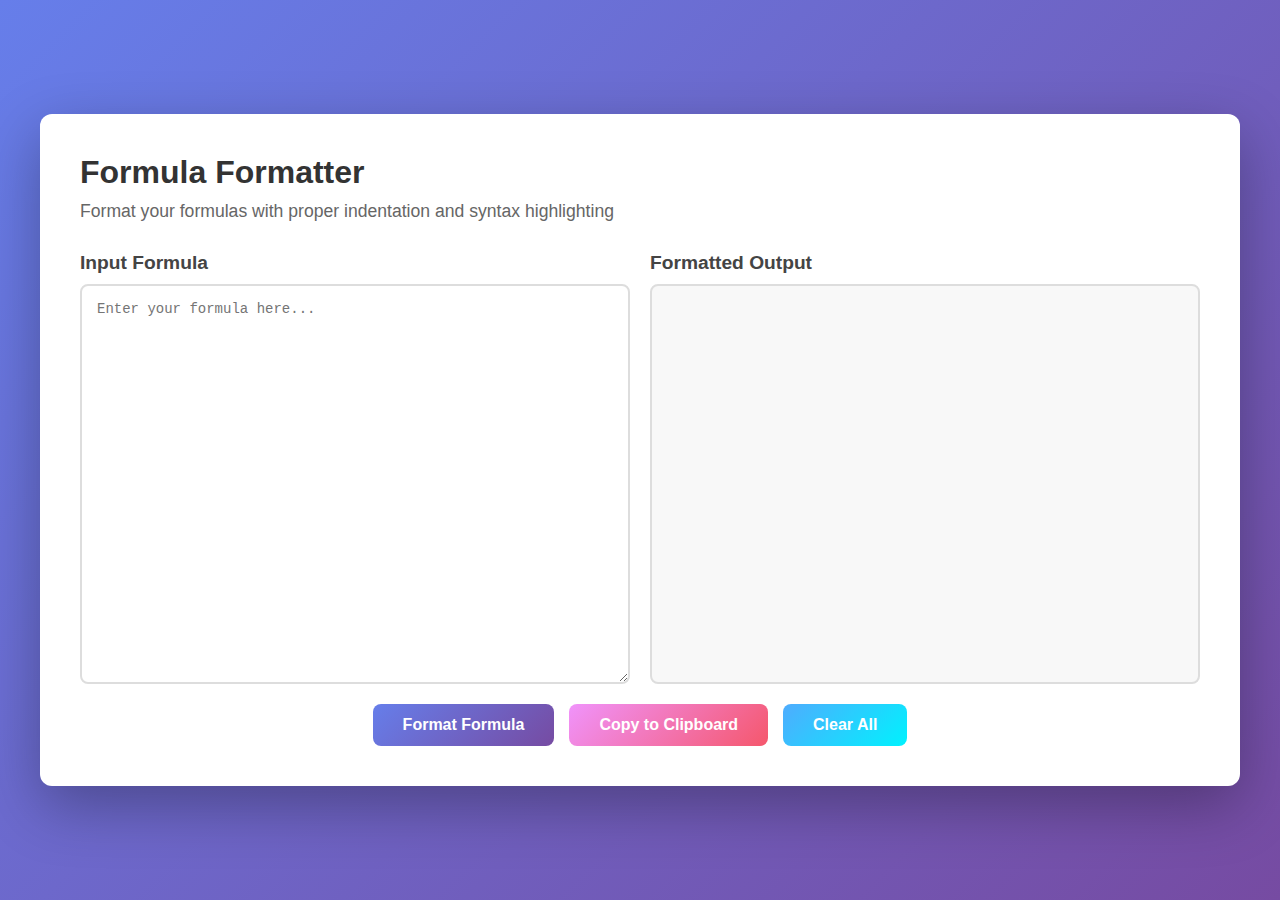
<file: index.html>
<!DOCTYPE html>
<html lang="en">
<head>
<meta charset="UTF-8">
<meta name="viewport" content="width=device-width, initial-scale=1.0">
<title>Formula Formatter - ProcessPlanTools</title>
<style>
    * { margin:0; padding:0; box-sizing:border-box; }
    body { font-family:'Segoe UI', Tahoma, Geneva, Verdana, sans-serif; background: linear-gradient(135deg,#667eea 0%,#764ba2 100%); min-height:100vh; padding:20px; display:flex; justify-content:center; align-items:center; }
    .container { background:white; border-radius:12px; box-shadow:0 20px 60px rgba(0,0,0,0.3); padding:40px; max-width:1200px; width:100%; }
    h1 { color:#333; margin-bottom:10px; font-size:2em; }
    .subtitle { color:#666; margin-bottom:30px; font-size:1.1em; }
    .editor-section { display:grid; grid-template-columns:1fr 1fr; gap:20px; margin-bottom:20px; }
    .input-group { display:flex; flex-direction:column; }
    .input-group h2 { font-size:1.2em; color:#444; margin-bottom:10px; }
    textarea { width:100%; height:400px; padding:15px; border:2px solid #ddd; border-radius:8px; font-family:'Consolas','Monaco','Courier New',monospace; font-size:14px; resize:vertical; transition:border-color 0.3s; }
    textarea:focus { outline:none; border-color:#667eea; }
    .output-container { width:100%; height:400px; padding:15px; border:2px solid #ddd; border-radius:8px; background:#f8f8f8; overflow:auto; font-family:'Consolas','Monaco','Courier New',monospace; font-size:14px; }
    pre { margin:0; white-space:pre-wrap; word-wrap:break-word; }
    .button-group { display:flex; gap:15px; justify-content:center; }
    button { padding:12px 30px; font-size:16px; font-weight:600; border:none; border-radius:8px; cursor:pointer; transition:all 0.3s; color:white; }
    .format-btn { background:linear-gradient(135deg,#667eea 0%,#764ba2 100%); }
    .format-btn:hover { transform:translateY(-2px); box-shadow:0 5px 15px rgba(102,126,234,0.4); }
    .copy-btn { background:linear-gradient(135deg,#f093fb 0%,#f5576c 100%); }
    .copy-btn:hover { transform:translateY(-2px); box-shadow:0 5px 15px rgba(245,87,108,0.4); }
    .clear-btn { background:linear-gradient(135deg,#4facfe 0%,#00f2fe 100%); }
    .clear-btn:hover { transform:translateY(-2px); box-shadow:0 5px 15px rgba(79,172,254,0.4); }
    button:active { transform:translateY(0); }
    .notification { position:fixed; top:20px; right:20px; padding:15px 25px; background:#4caf50; color:white; border-radius:8px; box-shadow:0 5px 15px rgba(0,0,0,0.2); opacity:0; transform:translateY(-20px); transition:all 0.3s; pointer-events:none; font-weight:600; }
    .notification.show { opacity:1; transform:translateY(0); }

    /* Syntax Highlighting */
    .function { color: green; font-weight:bold; }
    .string { color:#a31515; }
    .number { color:#098658; }
    .operator { color:#000; }
    .parenthesis { color:#000; font-weight:bold; }

    @media (max-width:768px){ .editor-section{ grid-template-columns:1fr; } .container{ padding:20px; } h1{ font-size:1.5em; } }
</style>
</head>
<body>
<div class="container">
    <h1>Formula Formatter</h1>
    <p class="subtitle">Format your formulas with proper indentation and syntax highlighting</p>

    <div class="editor-section">
        <div class="input-group">
            <h2>Input Formula</h2>
            <textarea id="input" placeholder="Enter your formula here..."></textarea>
        </div>

        <div class="input-group">
            <h2>Formatted Output</h2>
            <div id="output" class="output-container">
                <pre id="formatted-code"></pre>
            </div>
        </div>
    </div>

    <div class="button-group">
        <button class="format-btn" onclick="formatFormula()">Format Formula</button>
        <button class="copy-btn" onclick="copyToClipboard()">Copy to Clipboard</button>
        <button class="clear-btn" onclick="clearAll()">Clear All</button>
    </div>
</div>

<div id="notification" class="notification"></div>

<script>
let unformattedCode = '';

const FUNCTIONS = new Set([
    'CONTAINS','EQUALS','ANYTRUE','APPEND','BDATE','BEDATE','BENUM','BNUM','CALC','CEILING','DATEADD','DATEDIFF',
    'DATELIST','DATEPART','DATEPATTERN','DATEROUND','DATESERIAL','DATETIMEMERGE','EMAILSPLIT','ENCLOSE','FIRSTVALUE',
    'FISCALMONTH','FISCALYEAR','FLOOR','FORMAT','GTDATE','GTEDATE','GTENUM','GTNUM','HASVALUE','IF','INSTANCECOUNT',
    'INSTANCETASKCOUNT','INSTANCEUPDATE','ISCONTEXT','ISEMPTY','ISPUBLICUSER','ISTRUE','JSONENCODE','JSONEXTRACT',
    'JSONFIFO','JSONINDEX','JSONQUERY','JSONREMOVE','JSONUPDATE','LEFT','LEFTOF','LEFTOFLAST','LENGTH','LINESPLIT',
    'LISTASLINES','LISTCOUNT','LISTDIFF','LISTINDEX','LISTINTERSECT','LISTITEMAPPEND','LISTITEMCONTAINS','LISTITEMENDSWITH',
    'LISTITEMLEFT','LISTITEMLEFTOF','LISTITEMPREPEND','LISTITEMREGEX','LISTITEMRIGHT','LISTITEMRIGHTOF','LISTITEMSTARTSWITH',
    'LISTJOIN','LISTMERGE','LISTUNIQUE','LOWERCASE','LTDATE','LTEDATE','LTENUM','LTNUM','MAX','MIN','MONTH','MONTHDAY',
    'MONTHLASTDAY','NORMALIZETEXT','NOT','NUM','NUMSPLIT','PARSE','PARTITION','RANDOMNUM','REGEXFIND','REGEXWORDSONLY',
    'REMOVECHARS','REMOVEDIACRITICS','REMOVESPACES','REMOVESYMBOLS','REPLACE','RIGHT','RIGHTOF','RIGHTOFLAST','ROUND','SPLIT',
    'SUM','TABLEAVG','TABLEJSON','TABLELOOKUP','TABLESUM','TASKLOOKUP','TASKREPORT','TITLECASE','TRIM','UPPERCASE',
    'URLENCODE','WORDSPLIT','WORKDAY','YEAR'
]);

function formatFormula() {
    const input = document.getElementById('input').value.trim();
    if (!input) { showNotification('Please enter a formula first!', 'error'); return; }

    unformattedCode = input;
    const formatted = addIndentationAndSpacing(input);
    const highlighted = applySyntaxHighlighting(formatted);
    document.getElementById('formatted-code').innerHTML = highlighted;

    showNotification('Formula formatted successfully!', 'success');
}

function addIndentationAndSpacing(formula) {
    let result = '';
    let indentLevel = 0;
    const indentSize = 2;
    let i = 0;
    let bracketDepth = 0; // Track [[ ]] depth to preserve spaces inside

    while (i < formula.length) {
        const char = formula[i];

        // Track bracket depth for [[ ]] field references
        if (char === '[') bracketDepth++;
        if (char === ']') bracketDepth = Math.max(0, bracketDepth - 1);

        if (char === '(') {
            result += char;
            indentLevel++;
            if (i + 1 < formula.length && formula[i + 1] !== ')') result += '\n' + ' '.repeat(indentLevel * indentSize);
        } else if (char === ')') {
            indentLevel = Math.max(0, indentLevel - 1);
            if (result.trim().slice(-1) !== '(') result += '\n' + ' '.repeat(indentLevel * indentSize);
            result += char;
        } else if (char === ',' || char === ';') {
            result += char + '\n' + ' '.repeat(indentLevel * indentSize);
        } else if (char.match(/\s/)) {
            // Preserve spaces inside brackets [[ ]], collapse outside
            if (bracketDepth > 0) {
                result += char;
            }
            // Skip whitespace outside brackets
        } else {
            result += char;
        }

        i++;
    }

    return result;
}

// Token-based syntax highlighting to avoid regex conflicts
function applySyntaxHighlighting(code) {
    const tokens = tokenize(code);
    return tokens.map(token => {
        const escaped = escapeHtml(token.value);
        switch (token.type) {
            case 'function':
                return `<span class="function">${escaped}</span>`;
            case 'function-close':
                return `<span class="function">${escaped}</span>`;
            case 'string':
                return `<span class="string">${escaped}</span>`;
            case 'number':
                return `<span class="number">${escaped}</span>`;
            case 'operator':
                return `<span class="operator">${escaped}</span>`;
            case 'parenthesis':
                return `<span class="parenthesis">${escaped}</span>`;
            default:
                return escaped;
        }
    }).join('');
}

function escapeHtml(text) {
    const div = document.createElement('div');
    div.textContent = text;
    return div.innerHTML;
}

function tokenize(code) {
    const tokens = [];
    let i = 0;
    let functionDepthStack = []; // Stack to track nested function parentheses

    while (i < code.length) {
        // Whitespace
        if (/\s/.test(code[i])) {
            let value = '';
            while (i < code.length && /\s/.test(code[i])) {
                value += code[i];
                i++;
            }
            tokens.push({ type: 'whitespace', value });
            continue;
        }

        // Strings (double quotes)
        if (code[i] === '"') {
            let value = '"';
            i++;
            while (i < code.length && code[i] !== '"') {
                value += code[i];
                i++;
            }
            if (i < code.length) {
                value += '"';
                i++;
            }
            tokens.push({ type: 'string', value });
            continue;
        }

        // Strings (single quotes)
        if (code[i] === "'") {
            let value = "'";
            i++;
            while (i < code.length && code[i] !== "'") {
                value += code[i];
                i++;
            }
            if (i < code.length) {
                value += "'";
                i++;
            }
            tokens.push({ type: 'string', value });
            continue;
        }

        // Numbers
        if (/\d/.test(code[i])) {
            let value = '';
            while (i < code.length && /[\d.]/.test(code[i])) {
                value += code[i];
                i++;
            }
            tokens.push({ type: 'number', value });
            continue;
        }

        // Identifiers (could be functions)
        if (/[a-zA-Z_]/.test(code[i])) {
            let value = '';
            while (i < code.length && /[a-zA-Z0-9_]/.test(code[i])) {
                value += code[i];
                i++;
            }
            // Check if followed by ( to identify as function
            if (code[i] === '(' && FUNCTIONS.has(value.toUpperCase())) {
                tokens.push({ type: 'function', value: value + '(' });
                functionDepthStack.push(1); // Start tracking this function's depth
                i++; // skip the (
            } else {
                tokens.push({ type: 'identifier', value });
            }
            continue;
        }

        // Parentheses
        if (code[i] === '(') {
            // Increment depth for all active functions
            for (let j = 0; j < functionDepthStack.length; j++) {
                functionDepthStack[j]++;
            }
            tokens.push({ type: 'parenthesis', value: '(' });
            i++;
            continue;
        }

        if (code[i] === ')') {
            // Check if this closes any function
            let isClosingFunction = false;
            for (let j = functionDepthStack.length - 1; j >= 0; j--) {
                functionDepthStack[j]--;
                if (functionDepthStack[j] === 0) {
                    // This ) closes a function
                    isClosingFunction = true;
                    functionDepthStack.splice(j, 1); // Remove from stack
                    break;
                }
            }
            
            if (isClosingFunction) {
                tokens.push({ type: 'function-close', value: ')' });
            } else {
                tokens.push({ type: 'parenthesis', value: ')' });
            }
            i++;
            continue;
        }

        // Operators
        if (/[+\-*\/=<>&|;,]/.test(code[i])) {
            tokens.push({ type: 'operator', value: code[i] });
            i++;
            continue;
        }

        // Brackets (for field references like [[...]])
        if (code[i] === '[' || code[i] === ']') {
            tokens.push({ type: 'bracket', value: code[i] });
            i++;
            continue;
        }

        // Any other character
        tokens.push({ type: 'other', value: code[i] });
        i++;
    }

    return tokens;
}

function copyToClipboard() {
    if (!unformattedCode) { showNotification('Please format a formula first!', 'error'); return; }

    const tempTextarea = document.createElement('textarea');
    tempTextarea.value = unformattedCode;
    tempTextarea.style.position = 'fixed';
    tempTextarea.style.left = '-9999px';
    document.body.appendChild(tempTextarea);
    tempTextarea.select();
    tempTextarea.setSelectionRange(0, 99999);

    try { document.execCommand('copy'); showNotification('Copied to clipboard!', 'success'); }
    catch { navigator.clipboard.writeText(unformattedCode).then(() => showNotification('Copied to clipboard!', 'success')).catch(() => showNotification('Failed to copy to clipboard', 'error')); }

    document.body.removeChild(tempTextarea);
}

function clearAll() {
    document.getElementById('input').value = '';
    document.getElementById('formatted-code').innerHTML = '';
    unformattedCode = '';
    showNotification('Cleared all fields', 'success');
}

function showNotification(message, type='success') {
    const notification = document.getElementById('notification');
    notification.textContent = message;
    notification.style.background = (type==='error') ? '#f44336' : '#4caf50';
    notification.classList.add('show');
    setTimeout(()=>{ notification.classList.remove('show'); }, 3000);
}

document.getElementById('input').addEventListener('keydown', function(e){
    if((e.ctrlKey||e.metaKey)&&e.key==='Enter'){ e.preventDefault(); formatFormula(); }
});
</script>
</body>
</html>
</file>
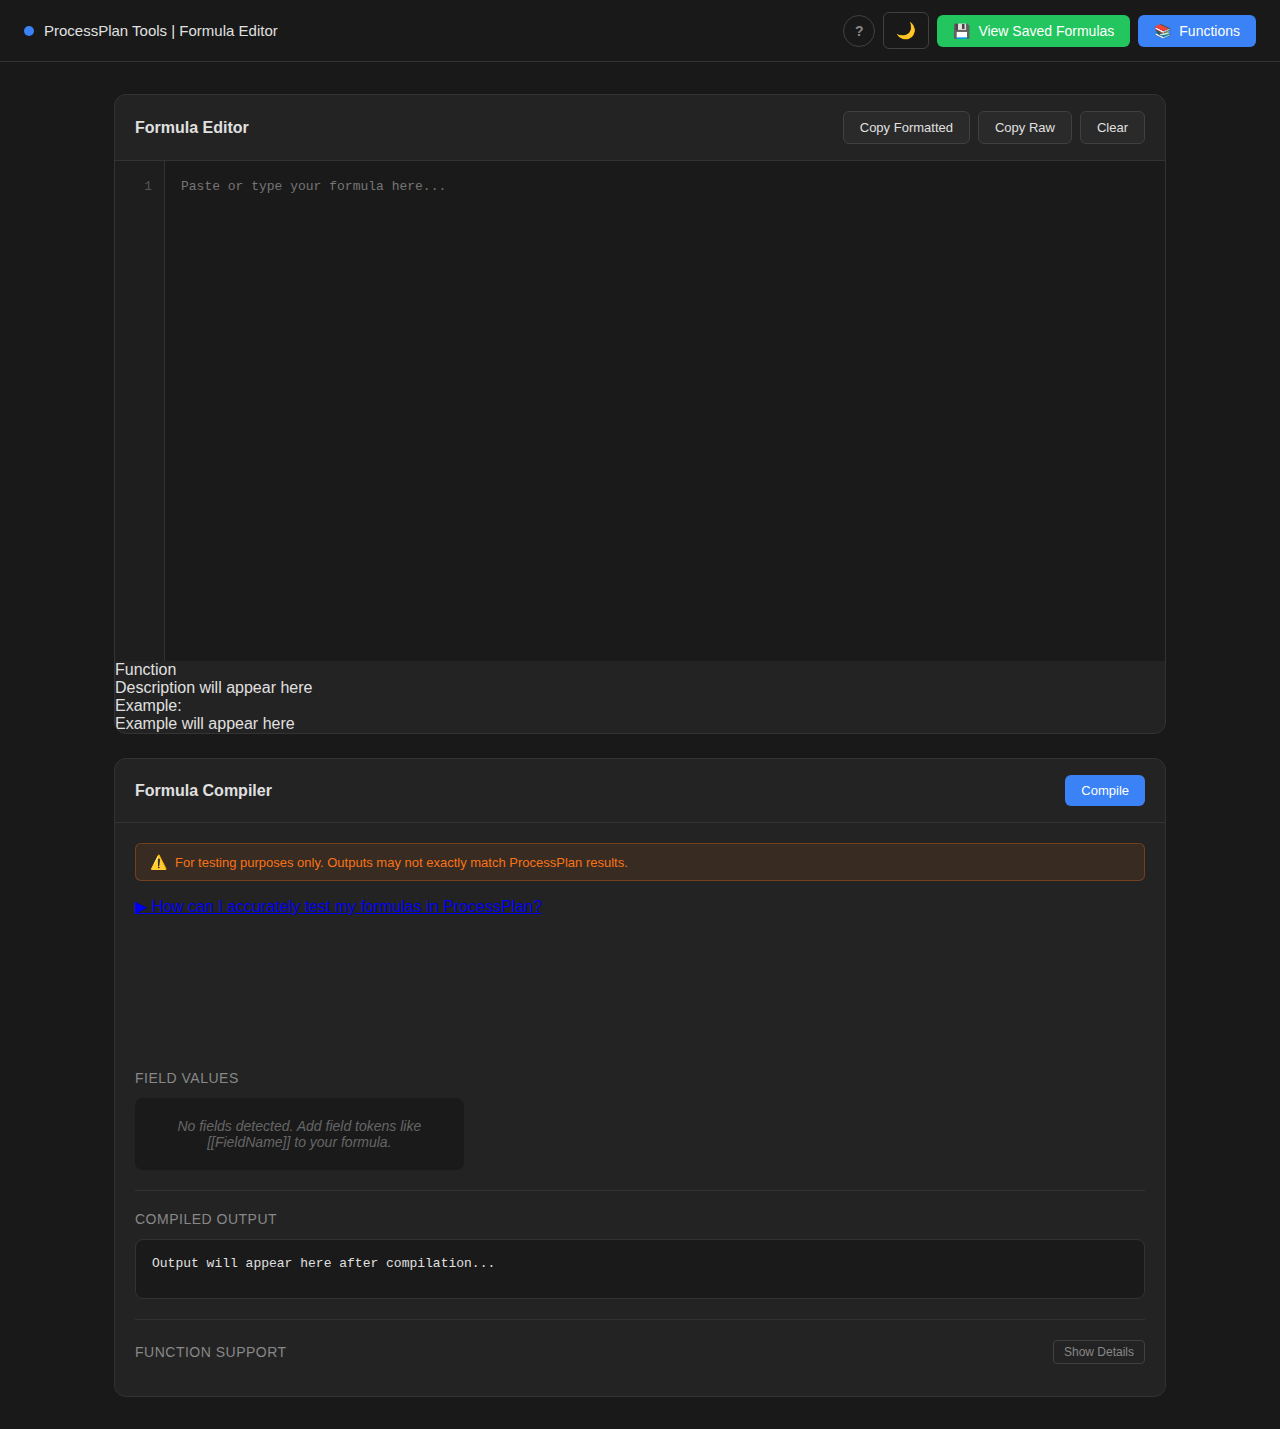
<file: FormulaEditor/index.html>
<!DOCTYPE html>
<html lang="en">
<head>
    <meta charset="UTF-8">
    <meta name="viewport" content="width=device-width, initial-scale=1.0">
    <title>Formula Editor</title>
    <link rel="icon" type="image/png" href="faviconV2.png">
    <link rel="stylesheet" href="styles.css">
</head>
<body>

<!-- Header -->
<div class="header">
    <div class="header-left">
        <div class="status-dot"></div>
        <span class="header-title"><a href="../" style="color: inherit; text-decoration: none;">ProcessPlan Tools</a> | Formula Editor</span>
    </div>
    <div class="header-buttons">
        <button class="help-btn" onclick="toggleHelpModal()" title="Help">
            <span>?</span>
        </button>
        <button class="theme-toggle-btn" onclick="toggleTheme()" title="Toggle light/dark mode">
            <span class="theme-icon">🌙</span>
        </button>
        <button class="toggle-formulas-btn" onclick="toggleFormulasSidebar()">
            <span>💾</span> View Saved Formulas
        </button>
        <button class="toggle-sidebar-btn" onclick="toggleSidebar()">
            <span>📚</span> Functions
        </button>
    </div>
</div>

<!-- Help Modal -->
<div class="help-modal-overlay" id="helpModalOverlay" onclick="toggleHelpModal()"></div>
<div class="help-modal" id="helpModal">
    <div class="help-modal-header">
        <h2>Formula Editor Help</h2>
        <button class="help-modal-close" onclick="toggleHelpModal()">×</button>
    </div>
    <div class="help-modal-content">
        <section class="help-section">
            <h3>What is this?</h3>
            <p>The Formula Editor is a tool for writing and editing ProcessPlan formulas with syntax highlighting, auto-completion, and formatting.</p>
        </section>
        
        <section class="help-section">
            <h3>Features</h3>
            <ul class="help-features-list">
                <li>
                    <strong>Syntax Highlighting</strong>
                    <p>Functions, strings, numbers, and field tokens are color-coded for easy reading.</p>
                </li>
                <li>
                    <strong>Auto-Complete</strong>
                    <p>Type <code>=</code> followed by letters to see matching functions. Press <kbd>Tab</kbd> or <kbd>Enter</kbd> to insert the complete function structure.</p>
                </li>
                <li>
                    <strong>Parameter Hints</strong>
                    <p>When inside a function, see parameter names below the editor. The current parameter is highlighted. Works with nested functions too!</p>
                </li>
                <li>
                    <strong>Auto-Formatting</strong>
                    <p>Paste any formula and it will be automatically formatted with proper indentation.</p>
                </li>
                <li>
                    <strong>Comments</strong>
                    <p>Add notes with <code>// your comment</code>. Comments are automatically removed when copying the formula.</p>
                </li>
                <li>
                    <strong>Save Formulas</strong>
                    <p>Save formulas locally for quick access later. Import/export to share or backup.</p>
                </li>
                <li>
                    <strong>Function Reference</strong>
                    <p>Click "Functions" to browse all available ProcessPlan functions with descriptions and examples.</p>
                </li>
            </ul>
        </section>
        
        <section class="help-section">
            <h3>Keyboard Shortcuts</h3>
            <div class="help-shortcuts">
                <div class="shortcut"><kbd>Tab</kbd> <span>Insert tab / Indent selection / Accept autocomplete</span></div>
                <div class="shortcut"><kbd>Shift+Tab</kbd> <span>Unindent selection</span></div>
                <div class="shortcut"><kbd>Enter</kbd> <span>New line with auto-indent</span></div>
                <div class="shortcut"><kbd>Ctrl/Cmd+Z</kbd> <span>Undo</span></div>
                <div class="shortcut"><kbd>Ctrl/Cmd+Y</kbd> <span>Redo</span></div>
                <div class="shortcut"><kbd>Esc</kbd> <span>Close autocomplete</span></div>
            </div>
        </section>
        
        <section class="help-section">
            <h3>Tips</h3>
            <ul class="help-tips">
                <li>Use <code>[[Field Name]]</code> syntax for field tokens</li>
                <li>Add comments with <code>//</code> to document your formulas</li>
                <li>Copy Formatted keeps indentation, Copy Raw removes it (both strip comments)</li>
                <li>The compiler section is currently non-functioning.</li>
            </ul>
        </section>
    </div>
</div>

<!-- Left Sidebar Overlay -->
<div class="left-sidebar-overlay" id="leftSidebarOverlay" onclick="toggleFormulasSidebar()"></div>

<!-- Left Sidebar - Saved Formulas -->
<div class="left-sidebar" id="leftSidebar">
    <div class="left-sidebar-header">
        <span class="left-sidebar-title">Saved Formulas</span>
        <button class="left-sidebar-close" onclick="toggleFormulasSidebar()">×</button>
    </div>
    <div class="save-section">
        <div class="save-input-group">
            <input type="text" class="save-input" id="formulaNameInput" placeholder="Formula name..." onkeydown="if(event.key === 'Enter') saveFormula()">
            <button class="save-btn" onclick="saveFormula()">Save</button>
        </div>
    </div>
    <div class="formulas-list-header">
        <span>Your Formulas</span>
        <div class="import-export-btns">
            <button class="icon-btn" onclick="exportFormulas()" title="Export all formulas">
                <svg width="16" height="16" viewBox="0 0 512 512" fill="currentColor">
                    <path d="M256 48l-128 128h96v176h64V176h96L256 48z M416 352v96H96v-96H32v128c0 17.7 14.3 32 32 32h384c17.7 0 32-14.3 32-32V352h-64z"/>
                </svg>
            </button>
            <button class="icon-btn" onclick="document.getElementById('importFile').click()" title="Import formulas">
                <svg width="16" height="16" viewBox="0 0 512 512" fill="currentColor">
                    <path d="M256 352l128-128h-96V48h-64v176h-96l128 128z M416 352v96H96v-96H32v128c0 17.7 14.3 32 32 32h384c17.7 0 32-14.3 32-32V352h-64z"/>
                </svg>
            </button>
            <input type="file" id="importFile" accept=".json" style="display: none" onchange="importFormulas(event)">
        </div>
    </div>
    <div class="formulas-list" id="formulasList">
        <div class="no-formulas">
            <div class="no-formulas-icon">📁</div>
            <div>No saved formulas yet</div>
        </div>
    </div>
</div>

<!-- Sidebar Overlay -->
<div class="sidebar-overlay" id="sidebarOverlay" onclick="toggleSidebar()"></div>

<!-- Sidebar -->
<div class="sidebar" id="sidebar">
    <div class="sidebar-header">
        <span class="sidebar-title">Function Reference</span>
        <button class="sidebar-close" onclick="toggleSidebar()">×</button>
    </div>
    <div class="sidebar-search">
        <input type="text" id="functionSearch" placeholder="Search functions..." oninput="filterFunctions()">
    </div>
    <div class="sidebar-content" id="functionList">
    </div>
</div>

<!-- Main Content -->
<div class="main-content">
    <div class="editor-card">
        <div class="editor-header">
            <span class="editor-title">Formula Editor</span>
            <div class="editor-actions">
                <button class="btn btn-secondary" onclick="copyFormatted()">Copy Formatted</button>
                <button class="btn btn-secondary" onclick="copyRaw()">Copy Raw</button>
                <button class="btn btn-secondary" onclick="clearEditor()">Clear</button>
            </div>
        </div>
        <div class="editor-body">
            <div class="code-editor" id="codeEditor">
                <div class="line-numbers-wrapper">
                    <div class="line-numbers" id="lineNumbers"></div>
                </div>
                <div class="code-area">
                    <div class="code-highlight" id="codeHighlight"></div>
                    <textarea class="code-textarea" id="codeTextarea" placeholder="Paste or type your formula here..." spellcheck="false"></textarea>
                    <div class="autocomplete-dropdown" id="autocompleteDropdown"></div>
                </div>
            </div>
            <div class="function-help-panel" id="functionHelpPanel">
                <div class="help-panel-header">
                    <span class="help-panel-function">Function</span>
                </div>
                <div class="help-panel-description">Description will appear here</div>
                <div class="help-panel-example-label">Example:</div>
                <div class="help-panel-example">Example will appear here</div>
            </div>
        </div>
        <div class="parameter-hint" id="parameterHint"></div>
    </div>

    <!-- Compiler Section -->
    <div class="compiler-card">
        <div class="compiler-header">
            <span class="compiler-title">Formula Compiler</span>
            <button class="btn btn-primary" onclick="compileFormula()">Compile</button>
        </div>
        <div class="compiler-content">
            <div class="compiler-warning">
                <span class="warning-icon">⚠️</span>
                <span>For testing purposes only. Outputs may not exactly match ProcessPlan results.</span>
            </div>
            <div class="video-tutorial-section">
                <a href="#" class="video-tutorial-link" onclick="toggleVideoTutorial(event)">
                    <span class="video-icon">▶</span>
                    <span>How can I accurately test my formulas in ProcessPlan?</span>
                </a>
                <div class="video-container" id="videoContainer">
                    <iframe 
                        id="tutorialVideo"
                        src="https://www.youtube.com/embed/r9s0QiyJ5cU?origin=https://eastoncc.github.io&rel=0&modestbranding=1&showinfo=0&iv_load_policy=3"
                        title="Evaluating Formulas in ProcessPlan" 
                        frameborder="0" 
                        referrerpolicy="strict-origin-when-cross-origin"
                        allowfullscreen>
                    </iframe>
                </div>
            </div>
            <div class="fields-section">
                <div class="fields-title">Field Values</div>
                <div id="fieldsContainer" class="fields-grid">
                    <div class="no-fields">No fields detected. Add field tokens like [[FieldName]] to your formula.</div>
                </div>
            </div>
            <div class="output-section">
                <div class="output-title">Compiled Output</div>
                <div id="compilerOutput" class="output-box">Output will appear here after compilation...</div>
            </div>
            <div class="function-status-section">
                <div class="function-status-header">
                    <span class="function-status-title">Function Support</span>
                    <button class="function-status-toggle" onclick="toggleFunctionStatus()">Show Details</button>
                </div>
                <div class="function-status-container" id="functionStatusContainer">
                    <div class="function-status-summary" id="functionStatusSummary"></div>
                    <div class="function-status-grid" id="functionStatusGrid"></div>
                </div>
            </div>
        </div>
    </div>
</div>

<div id="notification" class="notification"></div>

<!-- Load JavaScript files in order -->
<script src="functions.js"></script>
<script src="compiler.js"></script>
<script src="editor.js"></script>

</body>
</html>
</file>
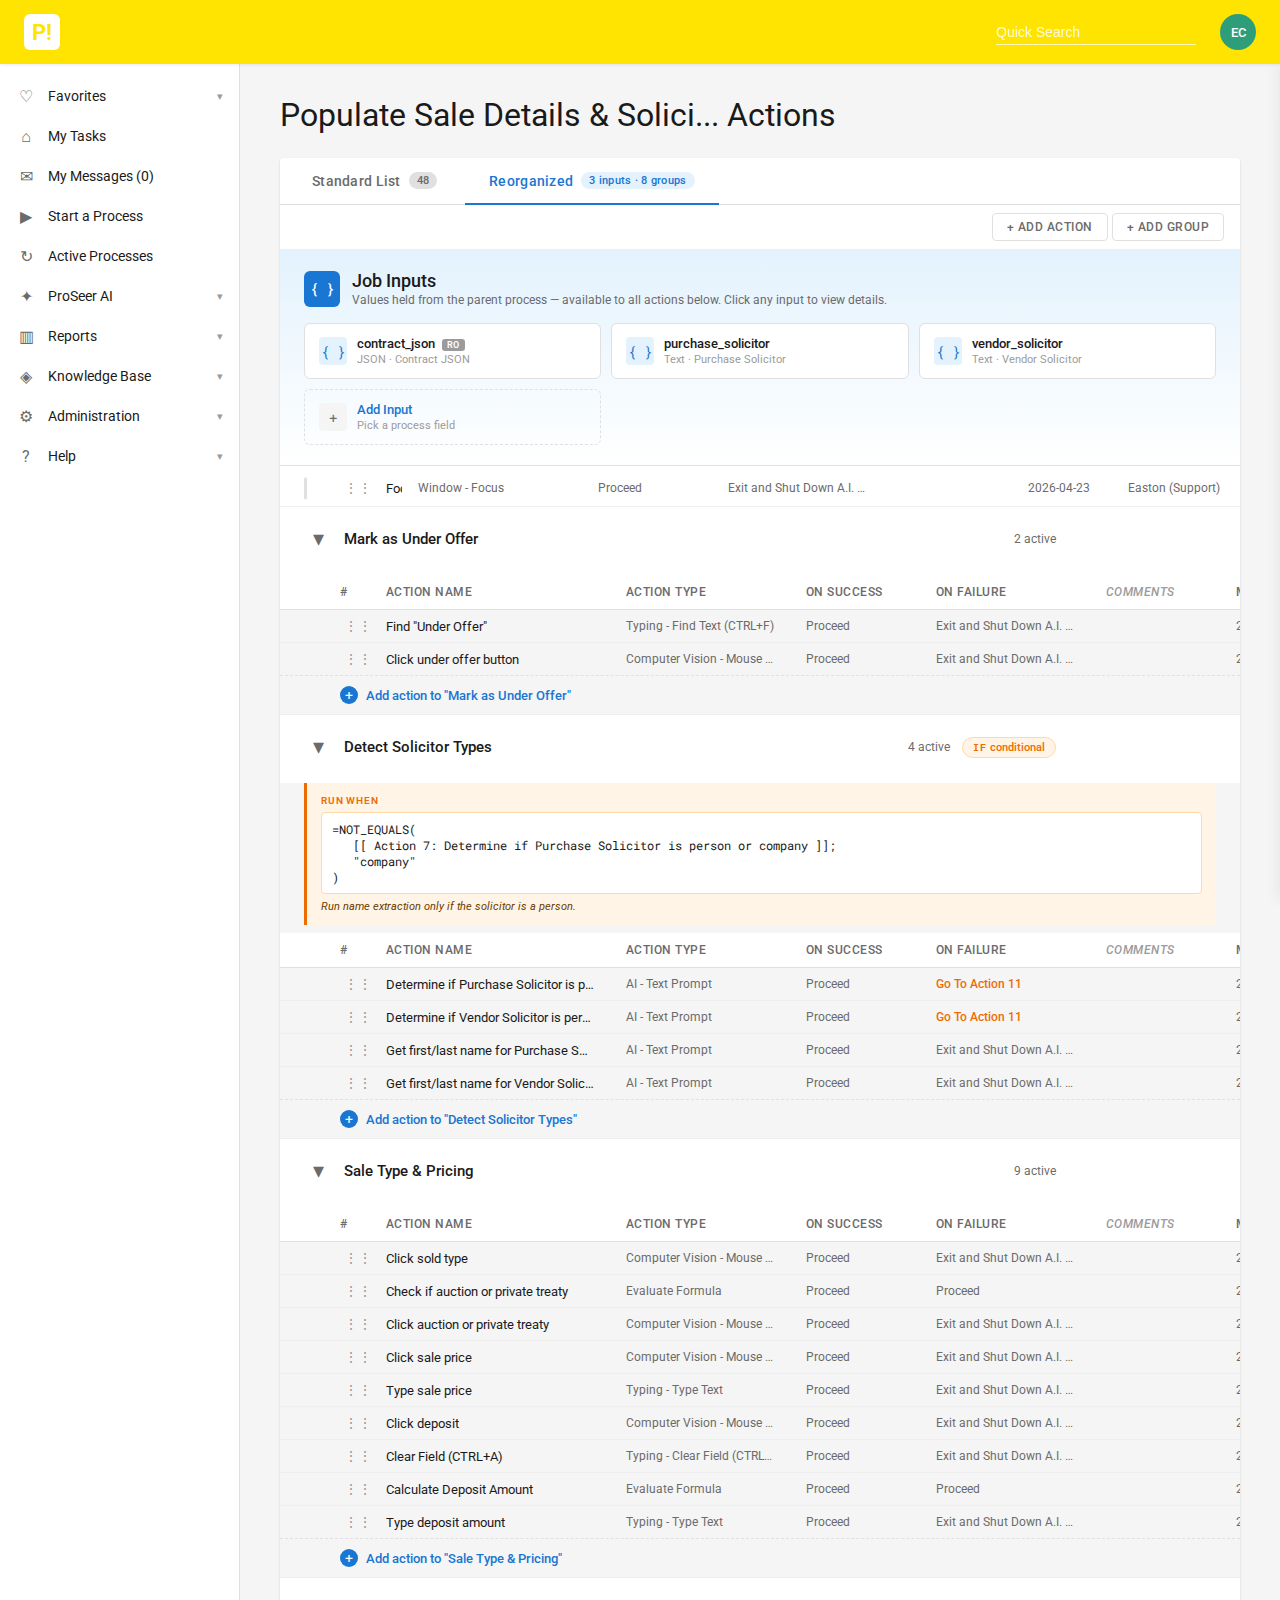
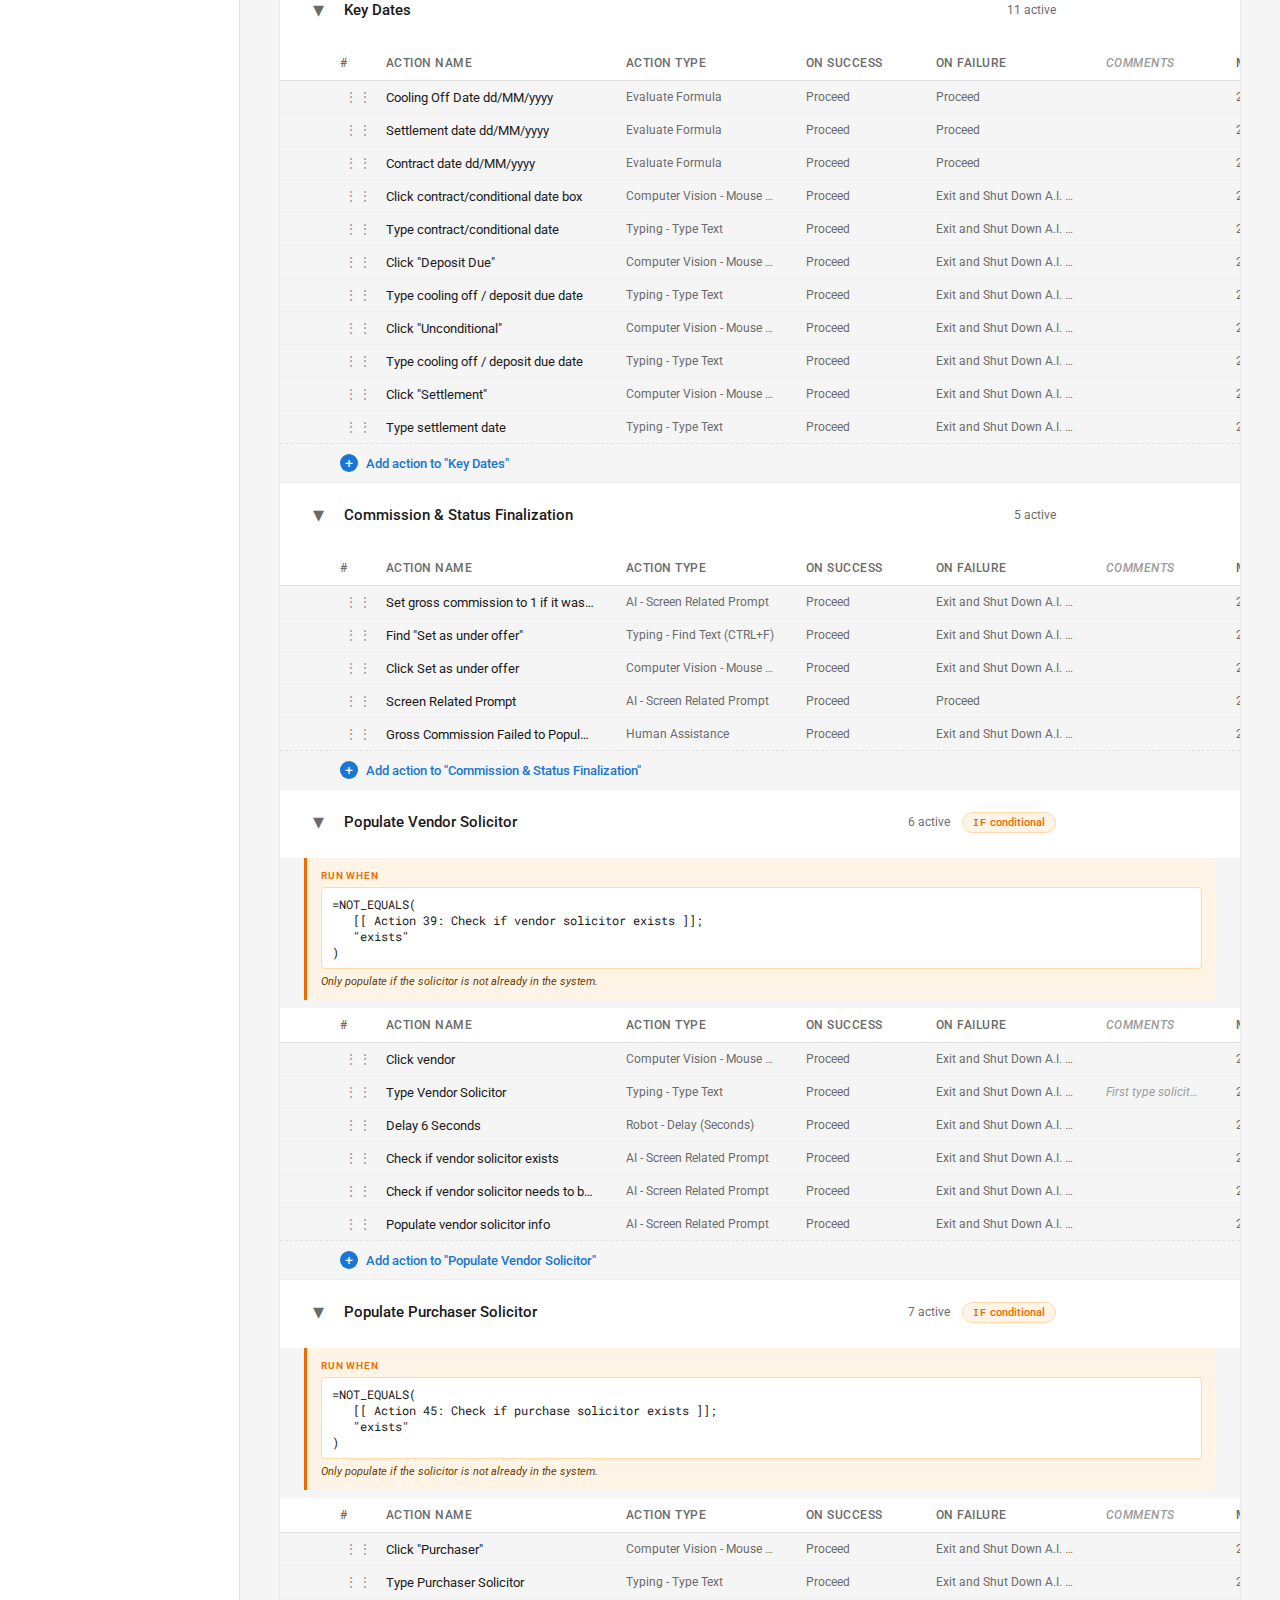
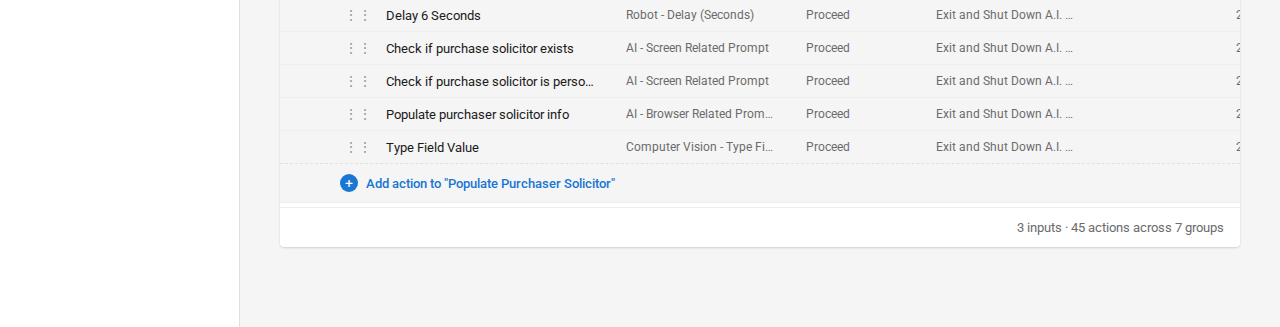
<file: RobotActionRefactor/index.html>
<!DOCTYPE html>
<html lang="en">
<head>
<meta charset="UTF-8">
<meta name="viewport" content="width=device-width, initial-scale=1.0">
<title>Populate Sale Details &amp; Solici... Actions — Reorganized</title>
<link rel="preconnect" href="https://fonts.googleapis.com">
<link rel="preconnect" href="https://fonts.gstatic.com" crossorigin>
<link href="https://fonts.googleapis.com/css2?family=Roboto:wght@400;500;700&family=Roboto+Mono:wght@400;500&display=swap" rel="stylesheet">
<style>
* { box-sizing: border-box; margin: 0; padding: 0; }

:root {
  --pp-yellow: #ffe401;
  --pp-page-bg: #f5f5f5;
  --pp-white: #ffffff;
  --pp-text: #1a1a1a;
  --pp-text-secondary: #6b6b6b;
  --pp-text-faint: #9b9b9b;
  --pp-border: #e0e0e0;
  --pp-border-soft: #eeeeee;
  --pp-hover: #fafafa;
  --pp-hover-stronger: #f0f0f0;
  --pp-blue: #1976d2;
  --pp-blue-hover: #1565c0;
  --pp-blue-light: #e3f2fd;
  --pp-blue-bg-soft: #eaf3fb;
  --pp-orange: #ed6c02;
  --pp-orange-light: #fff4e5;
  --pp-green: #2e7d32;
  --pp-green-light: #e8f5e9;
  --pp-red: #d32f2f;
  --pp-red-light: #ffebee;
  --shadow-sm: 0 1px 3px rgba(0,0,0,0.04);
  --shadow-md: 0 1px 3px rgba(63,63,68,0.05), 0 1px 2px 0 rgba(63,63,68,0.15);
  --shadow-drawer: 0 0 1px 0 rgba(0,0,0,0.31), 0 3px 4px -2px rgba(0,0,0,0.25);
}

body {
  font-family: 'Roboto', -apple-system, sans-serif;
  font-size: 14px;
  background: var(--pp-page-bg);
  color: var(--pp-text);
  -webkit-font-smoothing: antialiased;
  min-height: 100vh;
}

.top-bar {
  height: 64px;
  background: var(--pp-yellow);
  display: flex;
  align-items: center;
  padding: 0 24px;
  position: sticky;
  top: 0;
  z-index: 100;
  box-shadow: 0 1px 3px rgba(0,0,0,0.08);
}
.top-bar-logo {
  width: 36px;
  height: 36px;
  background: white;
  border-radius: 6px;
  display: grid;
  place-items: center;
  font-weight: 700;
  font-size: 22px;
  color: var(--pp-yellow);
  margin-right: 24px;
}
.top-bar-spacer { flex: 1; }
.top-bar-search {
  background: transparent;
  border: none;
  border-bottom: 1px solid rgba(255,255,255,0.7);
  color: white;
  padding: 4px 0;
  font-size: 14px;
  width: 200px;
  outline: none;
}
.top-bar-search::placeholder { color: rgba(255,255,255,0.85); }
.top-bar-avatar {
  width: 36px;
  height: 36px;
  border-radius: 50%;
  background: #2e9e7a;
  color: white;
  display: grid;
  place-items: center;
  font-weight: 500;
  margin-left: 24px;
  font-size: 13px;
}

.layout {
  display: flex;
  min-height: calc(100vh - 64px);
}

.sidebar {
  width: 240px;
  background: white;
  border-right: 1px solid var(--pp-border);
  padding: 12px 0;
  flex-shrink: 0;
  z-index: 5;
}
.sidebar-item {
  display: flex;
  align-items: center;
  gap: 12px;
  padding: 10px 16px;
  font-size: 14px;
  color: var(--pp-text);
  cursor: pointer;
  transition: background 0.1s;
}
.sidebar-item:hover { background: var(--pp-hover); }
.sidebar-icon {
  width: 20px;
  height: 20px;
  display: grid;
  place-items: center;
  color: var(--pp-text-secondary);
  font-size: 16px;
}
.sidebar-chevron {
  margin-left: auto;
  color: var(--pp-text-faint);
  font-size: 11px;
}

.main-wrap {
  flex: 1;
  background: var(--pp-page-bg);
  position: relative;
  overflow-x: auto;
  transition: margin-right 0.3s ease;
}
.main-wrap.drawer-open { margin-right: 480px; }
.main { padding: 32px 40px 80px; max-width: 100%; }
.page-title {
  font-size: 32px;
  font-weight: 400;
  margin-bottom: 24px;
  color: var(--pp-text);
}

.tab-bar {
  display: flex;
  gap: 4px;
  background: white;
  padding: 0 8px;
  border-radius: 4px 4px 0 0;
  box-shadow: var(--shadow-md);
  border-bottom: 1px solid var(--pp-border);
}
.tab {
  padding: 14px 24px;
  font-size: 14px;
  font-weight: 500;
  color: var(--pp-text-secondary);
  cursor: pointer;
  border-bottom: 2px solid transparent;
  transition: all 0.15s;
  letter-spacing: 0.02em;
  display: flex;
  align-items: center;
  gap: 8px;
  margin-bottom: -1px;
}
.tab:hover { color: var(--pp-text); }
.tab.active {
  color: var(--pp-blue);
  border-bottom-color: var(--pp-blue);
}
.tab-badge {
  background: var(--pp-border);
  color: var(--pp-text-secondary);
  font-size: 11px;
  padding: 2px 8px;
  border-radius: 10px;
  font-weight: 500;
}
.tab.active .tab-badge {
  background: var(--pp-blue-light);
  color: var(--pp-blue);
}

.panel {
  background: white;
  border-radius: 0 0 4px 4px;
  box-shadow: var(--shadow-md);
  overflow: hidden;
}
.panel-toolbar {
  display: flex;
  align-items: center;
  padding: 8px 16px;
  border-bottom: 1px solid var(--pp-border-soft);
  gap: 4px;
}
.toolbar-btn {
  width: 36px;
  height: 36px;
  border: none;
  background: transparent;
  border-radius: 4px;
  cursor: pointer;
  display: grid;
  place-items: center;
  color: var(--pp-text-secondary);
  font-size: 18px;
  transition: background 0.15s;
}
.toolbar-btn:hover { background: var(--pp-hover); }

.tab-content { display: none; }
.tab-content.active { display: block; }

.pp-table {
  width: 100%;
  border-collapse: collapse;
  font-size: 13px;
}
.pp-table thead th {
  text-align: left;
  padding: 12px 16px;
  font-weight: 500;
  color: var(--pp-text);
  border-bottom: 1px solid var(--pp-border);
  background: white;
  white-space: nowrap;
  font-size: 13px;
}
.pp-table thead th .sort-icon {
  display: inline-block;
  margin-left: 4px;
  color: var(--pp-text-faint);
  font-size: 12px;
}
.pp-table tbody td {
  padding: 10px 16px;
  border-bottom: 1px solid var(--pp-border-soft);
  color: var(--pp-text);
  white-space: nowrap;
}
.pp-table tbody tr {
  cursor: pointer;
  transition: background 0.1s;
}
.pp-table tbody tr:hover { background: var(--pp-hover); }
.pp-table tbody tr.active-row { background: var(--pp-blue-bg-soft); }
.pp-table tbody tr.active-row:hover { background: var(--pp-blue-bg-soft); }
.pp-table tbody tr.disabled td {
  color: var(--pp-text-faint);
  text-decoration: line-through;
}
.pp-table .col-checkbox { width: 50px; padding-left: 16px; }
.pp-table .col-num { width: 50px; color: var(--pp-text-secondary); }
.pp-table .col-name { min-width: 280px; }
.pp-table .col-type { width: 220px; }
.pp-table .col-success, .pp-table .col-failure { width: 200px; }
.pp-table .col-comments { width: 150px; color: var(--pp-text-faint); font-style: italic; font-size: 12px; }
.pp-table .col-date { width: 120px; color: var(--pp-text-secondary); font-size: 12px; }
.pp-table .col-by { width: 140px; color: var(--pp-text-secondary); font-size: 12px; }

.pp-checkbox {
  width: 18px;
  height: 18px;
  border: 1.5px solid #bdbdbd;
  border-radius: 2px;
  background: white;
  display: inline-block;
  vertical-align: middle;
}

.go-to {
  color: var(--pp-orange);
  font-weight: 500;
}

.inputs-block {
  background: linear-gradient(180deg, var(--pp-blue-light) 0%, white 100%);
  padding: 20px 24px;
  border-bottom: 1px solid var(--pp-border);
}
.inputs-header {
  display: flex;
  align-items: center;
  gap: 12px;
  margin-bottom: 16px;
}
.inputs-icon {
  width: 36px;
  height: 36px;
  background: var(--pp-blue);
  color: white;
  border-radius: 6px;
  display: grid;
  place-items: center;
  font-weight: 500;
  font-family: 'Roboto Mono', monospace;
}
.inputs-title { font-size: 18px; font-weight: 500; }
.inputs-subtitle {
  font-size: 12px;
  color: var(--pp-text-secondary);
  margin-top: 2px;
}
.inputs-list {
  display: grid;
  grid-template-columns: repeat(auto-fill, minmax(240px, 1fr));
  gap: 10px;
}
.input-card {
  background: white;
  border: 1px solid var(--pp-border);
  border-radius: 6px;
  padding: 12px 14px;
  display: flex;
  align-items: center;
  gap: 10px;
  cursor: pointer;
  transition: all 0.15s;
}
.input-card:hover { border-color: var(--pp-blue); box-shadow: 0 0 0 1px var(--pp-blue) inset; }
.input-card.active-row { border-color: var(--pp-blue); background: var(--pp-blue-bg-soft); }
.input-card-icon {
  width: 28px;
  height: 28px;
  background: var(--pp-blue-light);
  color: var(--pp-blue);
  border-radius: 4px;
  display: grid;
  place-items: center;
  font-size: 14px;
  font-family: 'Roboto Mono', monospace;
  flex-shrink: 0;
}
.input-card-name { font-weight: 500; font-size: 13px; }
.input-card-meta { font-size: 11px; color: var(--pp-text-faint); margin-top: 2px; }
.input-readonly-tag {
  display: inline-block;
  background: var(--pp-text-faint);
  color: white;
  font-size: 9px;
  font-weight: 600;
  padding: 1px 5px;
  border-radius: 3px;
  margin-left: 4px;
  letter-spacing: 0.05em;
  vertical-align: middle;
}
.input-card-remove {
  width: 22px;
  height: 22px;
  border: none;
  background: transparent;
  color: var(--pp-text-faint);
  border-radius: 4px;
  cursor: pointer;
  font-size: 18px;
  line-height: 1;
  display: grid;
  place-items: center;
  flex-shrink: 0;
  opacity: 0;
  transition: all 0.15s;
}
.input-card:hover .input-card-remove { opacity: 1; }
.input-card-remove:hover { background: var(--pp-red-light); color: var(--pp-red); }
.input-card-add {
  border-style: dashed;
  background: transparent;
}
.input-card-add:hover {
  background: white;
  border-style: solid;
}

/* PROCESS FIELD PICKER */
.field-picker-list {
  margin-top: 8px;
}
.field-picker-item {
  padding: 12px 14px;
  border: 1px solid var(--pp-border);
  border-radius: 6px;
  margin-bottom: 8px;
  cursor: pointer;
  transition: all 0.15s;
  display: flex;
  align-items: center;
  gap: 12px;
}
.field-picker-item:hover {
  border-color: var(--pp-blue);
  background: var(--pp-blue-bg-soft);
}
.field-picker-item.added {
  opacity: 0.5;
  cursor: not-allowed;
  background: var(--pp-page-bg);
}
.field-picker-item.added:hover {
  border-color: var(--pp-border);
  background: var(--pp-page-bg);
}
.field-picker-icon {
  width: 32px;
  height: 32px;
  background: var(--pp-blue-light);
  color: var(--pp-blue);
  border-radius: 4px;
  display: grid;
  place-items: center;
  font-family: 'Roboto Mono', monospace;
  font-size: 14px;
  flex-shrink: 0;
}
.field-picker-name { font-weight: 500; font-size: 14px; }
.field-picker-meta {
  font-size: 11px;
  color: var(--pp-text-faint);
  margin-top: 2px;
}
.field-picker-added-tag {
  margin-left: auto;
  font-size: 11px;
  color: var(--pp-green);
  font-weight: 500;
}

.group-section { border-bottom: 1px solid var(--pp-border-soft); }
.group-section:last-child { border-bottom: none; }

.group-header {
  display: flex;
  align-items: center;
  padding: 14px 24px;
  cursor: pointer;
  user-select: none;
  background: white;
  transition: background 0.1s;
  gap: 12px;
  position: relative;
}
.group-header:hover { background: var(--pp-hover); }

.group-chevron {
  width: 28px;
  height: 28px;
  display: grid;
  place-items: center;
  color: var(--pp-text-secondary);
  transition: transform 0.2s;
  font-size: 22px;
  font-weight: 300;
  line-height: 1;
}
.group-section.collapsed .group-chevron { transform: rotate(-90deg); }

.group-name { font-size: 15px; font-weight: 500; color: var(--pp-text); }
.group-name-edit {
  font-size: 15px;
  font-weight: 500;
  color: var(--pp-text);
  border: 1px solid var(--pp-blue);
  border-radius: 4px;
  padding: 2px 8px;
  outline: none;
  font-family: inherit;
  background: white;
  min-width: 200px;
}

.group-count {
  margin-left: auto;
  font-size: 12px;
  color: var(--pp-text-secondary);
}
.group-count .disabled-count { color: var(--pp-orange); margin-left: 4px; }

.group-tools {
  display: flex;
  gap: 2px;
  opacity: 0;
  transition: opacity 0.15s;
}
.group-header:hover .group-tools { opacity: 1; }
.group-tool-btn {
  width: 28px;
  height: 28px;
  border: none;
  background: transparent;
  border-radius: 4px;
  cursor: pointer;
  display: grid;
  place-items: center;
  color: var(--pp-text-secondary);
  font-size: 14px;
  transition: background 0.15s;
}
.group-tool-btn:hover { background: var(--pp-hover-stronger); color: var(--pp-text); }

.group-conditional-badge {
  font-size: 11px;
  font-weight: 500;
  padding: 3px 10px;
  background: var(--pp-orange-light);
  color: var(--pp-orange);
  border-radius: 12px;
  border: 1px solid #ffd9a8;
  display: inline-flex;
  align-items: center;
  gap: 4px;
}
.group-conditional-badge::before {
  content: 'IF';
  font-family: 'Roboto Mono', monospace;
  font-weight: 700;
  font-size: 10px;
  letter-spacing: 0.05em;
}

.group-body { background: var(--pp-page-bg); }
.group-section.collapsed .group-body { display: none; }

.conditional-note {
  margin: 8px 24px 0;
  padding: 12px 14px;
  background: var(--pp-orange-light);
  border-left: 3px solid var(--pp-orange);
  font-size: 12px;
  color: #813f00;
  border-radius: 0 4px 4px 0;
}
.conditional-note .cond-label {
  font-size: 10px;
  letter-spacing: 0.08em;
  color: var(--pp-orange);
  font-weight: 600;
  text-transform: uppercase;
  margin-bottom: 6px;
}
.conditional-note .cond-formula {
  font-family: 'Roboto Mono', monospace;
  font-size: 12px;
  background: white;
  padding: 8px 10px;
  border-radius: 4px;
  border: 1px solid #ffd9a8;
  color: var(--pp-text);
  white-space: pre-wrap;
}
.conditional-note .cond-summary {
  margin-top: 6px;
  font-style: italic;
  font-size: 11px;
  color: #6b3a00;
}

.group-table {
  width: 100%;
  border-collapse: collapse;
  font-size: 13px;
  margin-top: 8px;
  table-layout: fixed;
}
.group-table thead th {
  text-align: left;
  padding: 10px 16px;
  font-weight: 500;
  color: var(--pp-text-secondary);
  border-bottom: 1px solid var(--pp-border);
  background: white;
  white-space: nowrap;
  font-size: 12px;
  text-transform: uppercase;
  letter-spacing: 0.04em;
}
.group-table thead th:first-child { padding-left: 60px; }
.group-table tr {
  cursor: pointer;
  transition: background 0.1s;
}
.group-table tbody tr:hover { background: white; }
.group-table tbody tr.active-row { background: var(--pp-blue-bg-soft); }
.group-table tbody tr.disabled td {
  color: var(--pp-text-faint);
  text-decoration: line-through;
}
.group-table td {
  padding: 8px 16px;
  border-bottom: 1px solid var(--pp-border-soft);
  white-space: nowrap;
  overflow: hidden;
  text-overflow: ellipsis;
}
.group-table .gcol-num { width: 90px; padding-left: 60px; color: var(--pp-text-secondary); font-size: 12px; }
.action-num-label {
  display: inline-block;
  margin-left: 8px;
  font-variant-numeric: tabular-nums;
}
.group-table .gcol-name { width: 240px; }
.group-table .gcol-type { width: 180px; color: var(--pp-text-secondary); font-size: 12px; }
.group-table .gcol-success { width: 130px; color: var(--pp-text-secondary); font-size: 12px; }
.group-table .gcol-failure { width: 170px; color: var(--pp-text-secondary); font-size: 12px; }
.group-table .gcol-comments { width: 130px; color: var(--pp-text-faint); font-size: 12px; font-style: italic; }
.group-table .gcol-date { width: 100px; color: var(--pp-text-secondary); font-size: 12px; }
.group-table .gcol-by { width: 130px; color: var(--pp-text-secondary); font-size: 12px; }
.group-table tbody tr:last-child td { border-bottom: none; }

.add-action-row {
  padding: 10px 16px 10px 60px;
  background: var(--pp-page-bg);
  border-top: 1px dashed var(--pp-border);
  cursor: pointer;
  display: flex;
  align-items: center;
  gap: 8px;
  font-size: 13px;
  color: var(--pp-blue);
  font-weight: 500;
  transition: background 0.15s;
}
.add-action-row:hover { background: var(--pp-blue-bg-soft); }
.add-action-row::before {
  content: '+';
  display: inline-block;
  width: 18px;
  height: 18px;
  border-radius: 50%;
  background: var(--pp-blue);
  color: white;
  text-align: center;
  line-height: 18px;
  font-size: 14px;
  font-weight: 400;
}

.empty-group-msg {
  padding: 20px 24px 20px 60px;
  font-size: 13px;
  color: var(--pp-text-faint);
  font-style: italic;
  background: var(--pp-page-bg);
}

.group-section.drag-over .group-body {
  background: var(--pp-blue-bg-soft);
  outline: 2px dashed var(--pp-blue);
  outline-offset: -2px;
}

.group-table tbody tr.dragging {
  opacity: 0.4;
}

.group-table tbody tr.drag-over-row {
  border-top: 2px solid var(--pp-blue);
}

.drag-handle {
  display: inline-block;
  cursor: grab;
  color: var(--pp-text-faint);
  font-size: 14px;
  padding: 0 4px;
  user-select: none;
}
.drag-handle:active { cursor: grabbing; }

/* Loose action — a single action sitting between groups */
.loose-action {
  background: white;
  border-bottom: 1px solid var(--pp-border-soft);
  cursor: pointer;
  transition: background 0.1s;
  display: grid;
  grid-template-columns: 90px 1fr 180px 130px 170px 130px 100px 130px;
  align-items: center;
  font-size: 13px;
}
.loose-action:hover { background: var(--pp-hover); }
.loose-action.active-row { background: var(--pp-blue-bg-soft); }
.loose-action.disabled { color: var(--pp-text-faint); text-decoration: line-through; }
.loose-action.dragging { opacity: 0.4; }
.loose-action > div {
  padding: 10px 16px;
  white-space: nowrap;
  overflow: hidden;
  text-overflow: ellipsis;
}
.loose-action .gcol-num { padding-left: 60px; color: var(--pp-text-secondary); font-size: 12px; }
.loose-action .gcol-type { color: var(--pp-text-secondary); font-size: 12px; }
.loose-action .gcol-success { color: var(--pp-text-secondary); font-size: 12px; }
.loose-action .gcol-failure { color: var(--pp-text-secondary); font-size: 12px; }
.loose-action .gcol-comments { color: var(--pp-text-faint); font-size: 12px; font-style: italic; }
.loose-action .gcol-date { color: var(--pp-text-secondary); font-size: 12px; }
.loose-action .gcol-by { color: var(--pp-text-secondary); font-size: 12px; }
.loose-action::before {
  /* subtle left bar to distinguish loose actions visually */
  content: '';
  position: absolute;
  left: 24px;
  top: 50%;
  transform: translateY(-50%);
  width: 3px;
  height: 60%;
  background: var(--pp-border);
  border-radius: 2px;
}
.loose-action { position: relative; }

/* Drop zone between items */
.drop-zone {
  height: 4px;
  background: transparent;
  transition: background 0.15s, height 0.15s;
  margin: 0;
}
.drop-zone.drag-active {
  height: 24px;
  background: var(--pp-blue-bg-soft);
  border-top: 2px solid var(--pp-blue);
  border-bottom: 2px solid var(--pp-blue);
  position: relative;
}
.drop-zone.drag-active::after {
  content: 'Drop here';
  position: absolute;
  top: 50%;
  left: 50%;
  transform: translate(-50%, -50%);
  font-size: 11px;
  font-weight: 500;
  color: var(--pp-blue);
  letter-spacing: 0.05em;
  text-transform: uppercase;
}

/* Auto-expand hover indicator for closed groups */
.group-section.collapsed.drag-hover-collapsed .group-header {
  background: var(--pp-blue-bg-soft);
  box-shadow: 0 0 0 2px var(--pp-blue) inset;
}

.empty-state {
  padding: 60px 40px;
  text-align: center;
  color: var(--pp-text-secondary);
}
.empty-state-icon {
  width: 64px;
  height: 64px;
  margin: 0 auto 16px;
  background: var(--pp-page-bg);
  border-radius: 50%;
  display: grid;
  place-items: center;
  font-size: 28px;
  color: var(--pp-text-faint);
}
.empty-state h3 {
  font-size: 18px;
  font-weight: 500;
  color: var(--pp-text);
  margin-bottom: 8px;
}
.empty-state p {
  font-size: 14px;
  margin-bottom: 24px;
}

.pagination {
  display: flex;
  align-items: center;
  justify-content: flex-end;
  padding: 12px 16px;
  border-top: 1px solid var(--pp-border-soft);
  gap: 16px;
  font-size: 13px;
  color: var(--pp-text-secondary);
}

/* DRAWER */
.drawer {
  position: fixed;
  top: 64px;
  right: 0;
  bottom: 0;
  width: 480px;
  background: white;
  box-shadow: -4px 0 12px rgba(0,0,0,0.05);
  border-left: 1px solid var(--pp-border);
  transform: translateX(100%);
  transition: transform 0.3s ease;
  display: flex;
  flex-direction: column;
  z-index: 50;
}
.drawer.open { transform: translateX(0); }

.drawer-header {
  display: flex;
  align-items: center;
  padding: 12px 20px;
  border-bottom: 1px solid var(--pp-border);
  background: white;
  position: sticky;
  top: 0;
  box-shadow: var(--shadow-drawer);
  z-index: 1;
}
.drawer-title {
  flex: 1;
  font-size: 18px;
  font-weight: 500;
  color: var(--pp-text);
}
.drawer-actions { display: flex; gap: 4px; }
.drawer-action-btn {
  width: 36px;
  height: 36px;
  border: none;
  background: transparent;
  border-radius: 4px;
  cursor: pointer;
  display: grid;
  place-items: center;
  color: var(--pp-text-secondary);
  font-size: 18px;
  transition: background 0.15s;
}
.drawer-action-btn:hover { background: var(--pp-hover); }

.drawer-body {
  flex: 1;
  overflow-y: auto;
  padding: 24px 20px 80px;
}

.field { margin-bottom: 20px; position: relative; }
.field-label {
  font-size: 11px;
  color: var(--pp-text-secondary);
  position: absolute;
  top: -7px;
  left: 12px;
  background: white;
  padding: 0 4px;
  z-index: 1;
}
.field-label.required::after { content: ' *'; color: var(--pp-red); }
.field-input,
.field-select,
.field-textarea {
  width: 100%;
  border: 1px solid var(--pp-border);
  border-radius: 4px;
  padding: 12px 14px;
  font-family: inherit;
  font-size: 14px;
  background: white;
  color: var(--pp-text);
  outline: none;
  transition: border-color 0.15s;
}
.field-input:focus,
.field-select:focus,
.field-textarea:focus { border-color: var(--pp-blue); }
.field-textarea { resize: vertical; min-height: 80px; font-family: inherit; }
.field-textarea.formula {
  font-family: 'Roboto Mono', monospace;
  font-size: 13px;
  white-space: pre;
  min-height: 240px;
}
.field-select {
  appearance: none;
  background-image: url("data:image/svg+xml;charset=UTF-8,%3csvg xmlns='http://www.w3.org/2000/svg' width='24' height='24' viewBox='0 0 24 24'%3e%3cpath fill='%23757575' d='M7 10l5 5 5-5z'/%3e%3c/svg%3e");
  background-repeat: no-repeat;
  background-position: right 8px center;
  padding-right: 32px;
}

.section-heading {
  font-size: 18px;
  font-weight: 500;
  margin: 28px 0 16px;
  color: var(--pp-text);
}

.formula-row { display: flex; gap: 8px; align-items: flex-start; }
.formula-row .field-textarea { flex: 1; }
.formula-tools { display: flex; flex-direction: column; gap: 4px; margin-top: 4px; }

.toggle-row {
  display: flex;
  align-items: center;
  gap: 12px;
  margin-bottom: 16px;
}
.toggle {
  width: 38px;
  height: 22px;
  background: #ccc;
  border-radius: 12px;
  position: relative;
  cursor: pointer;
  flex-shrink: 0;
  transition: background 0.2s;
}
.toggle.on { background: var(--pp-blue); }
.toggle::after {
  content: '';
  position: absolute;
  top: 2px;
  left: 2px;
  width: 18px;
  height: 18px;
  background: white;
  border-radius: 50%;
  transition: transform 0.2s;
  box-shadow: 0 1px 2px rgba(0,0,0,0.2);
}
.toggle.on::after { transform: translateX(16px); }
.toggle-label { font-size: 14px; }

.divider { height: 1px; background: var(--pp-border-soft); margin: 16px 0; }
.last-modified { font-size: 13px; color: var(--pp-text-secondary); margin: 16px 0; }

.btn {
  display: inline-flex;
  align-items: center;
  justify-content: center;
  gap: 6px;
  padding: 10px 20px;
  font-family: inherit;
  font-size: 14px;
  font-weight: 500;
  border-radius: 4px;
  cursor: pointer;
  border: 1px solid transparent;
  transition: all 0.15s;
  text-transform: uppercase;
  letter-spacing: 0.04em;
}
.btn-outline {
  background: white;
  border-color: var(--pp-border);
  color: var(--pp-text-secondary);
}
.btn-outline:hover { background: var(--pp-hover); border-color: #999; }
.btn-blue { background: var(--pp-blue); color: white; }
.btn-blue:hover { background: var(--pp-blue-hover); }
.btn-full { width: 100%; }

.group-menu {
  position: absolute;
  background: white;
  border: 1px solid var(--pp-border);
  border-radius: 4px;
  box-shadow: 0 4px 12px rgba(0,0,0,0.12);
  min-width: 200px;
  z-index: 200;
  overflow: hidden;
  display: none;
}
.group-menu.open { display: block; }
.group-menu-item {
  padding: 10px 16px;
  font-size: 13px;
  cursor: pointer;
  transition: background 0.1s;
  display: flex;
  align-items: center;
  gap: 10px;
}
.group-menu-item:hover { background: var(--pp-hover); }
.group-menu-item .menu-icon {
  color: var(--pp-text-secondary);
  font-size: 14px;
  width: 18px;
  text-align: center;
}
.group-menu-divider { height: 1px; background: var(--pp-border-soft); margin: 4px 0; }

.usage-list {
  background: var(--pp-page-bg);
  border-radius: 4px;
  padding: 8px;
}
.usage-item {
  padding: 8px 10px;
  background: white;
  border-radius: 3px;
  margin-bottom: 4px;
  border: 1px solid var(--pp-border-soft);
  display: flex;
  align-items: center;
  gap: 10px;
  font-size: 13px;
}
.usage-item:last-child { margin-bottom: 0; }
.usage-num {
  background: var(--pp-blue-light);
  color: var(--pp-blue);
  padding: 2px 7px;
  border-radius: 3px;
  font-weight: 500;
  font-size: 11px;
  font-family: 'Roboto Mono', monospace;
  flex-shrink: 0;
}
.usage-name { flex: 1; }

.field-hint {
  font-size: 12px;
  color: var(--pp-text-secondary);
  margin-top: 6px;
  line-height: 1.5;
}
.field-hint code {
  background: var(--pp-page-bg);
  padding: 1px 4px;
  border-radius: 3px;
  font-size: 11px;
  font-family: 'Roboto Mono', monospace;
}

.condition-callout {
  background: linear-gradient(180deg, var(--pp-orange-light) 0%, white 100%);
  border: 1px solid #ffd9a8;
  border-radius: 6px;
  padding: 16px;
  margin-bottom: 20px;
}
.condition-callout-label {
  font-size: 10px;
  letter-spacing: 0.1em;
  color: var(--pp-orange);
  font-weight: 700;
  text-transform: uppercase;
  margin-bottom: 8px;
}
.condition-callout p {
  font-size: 13px;
  line-height: 1.5;
  color: #6b3a00;
}
</style>
</head>
<body>

<header class="top-bar">
  <div class="top-bar-logo">P!</div>
  <div class="top-bar-spacer"></div>
  <input type="text" class="top-bar-search" placeholder="Quick Search">
  <div class="top-bar-avatar">EC</div>
</header>

<div class="layout">

  <aside class="sidebar">
    <div class="sidebar-item"><span class="sidebar-icon">♡</span><span>Favorites</span><span class="sidebar-chevron">▾</span></div>
    <div class="sidebar-item"><span class="sidebar-icon">⌂</span><span>My Tasks</span></div>
    <div class="sidebar-item"><span class="sidebar-icon">✉</span><span>My Messages (0)</span></div>
    <div class="sidebar-item"><span class="sidebar-icon">▶</span><span>Start a Process</span></div>
    <div class="sidebar-item"><span class="sidebar-icon">↻</span><span>Active Processes</span></div>
    <div class="sidebar-item"><span class="sidebar-icon">✦</span><span>ProSeer AI</span><span class="sidebar-chevron">▾</span></div>
    <div class="sidebar-item"><span class="sidebar-icon">▥</span><span>Reports</span><span class="sidebar-chevron">▾</span></div>
    <div class="sidebar-item"><span class="sidebar-icon">◈</span><span>Knowledge Base</span><span class="sidebar-chevron">▾</span></div>
    <div class="sidebar-item"><span class="sidebar-icon">⚙</span><span>Administration</span><span class="sidebar-chevron">▾</span></div>
    <div class="sidebar-item"><span class="sidebar-icon">?</span><span>Help</span><span class="sidebar-chevron">▾</span></div>
  </aside>

  <div class="main-wrap" id="mainWrap">
    <main class="main">
      <h1 class="page-title">Populate Sale Details &amp; Solici... Actions</h1>

      <div class="tab-bar">
        <div class="tab" data-tab="flat">Standard List<span class="tab-badge">48</span></div>
        <div class="tab active" data-tab="grouped">Reorganized<span class="tab-badge">3 inputs · 8 groups</span></div>
      </div>

      <div class="tab-content" id="tab-flat">
        <div class="panel">
          <div class="panel-toolbar">
          </div>
          <table class="pp-table">
            <thead>
              <tr>
                <th class="col-checkbox"><span class="pp-checkbox"></span></th>
                <th class="col-num"># <span class="sort-icon">↑</span></th>
                <th class="col-name">Action Name</th>
                <th class="col-type">Action Type</th>
                <th class="col-success">On Success</th>
                <th class="col-failure">On Failure</th>
                <th class="col-comments">Comments</th>
                <th class="col-date">Modified Date</th>
                <th class="col-by">Modified By</th>
              </tr>
            </thead>
            <tbody id="flatTableBody"></tbody>
          </table>
          <div class="pagination">
            <span>Rows per page: 50</span>
            <span>1-48 of 48</span>
          </div>
        </div>
      </div>

      <div class="tab-content active" id="tab-grouped">
        <div class="panel">
          <div class="panel-toolbar">
            <div style="flex: 1;"></div>
            <button class="btn btn-outline" id="addActionBtn" style="padding: 6px 14px; font-size: 12px;">+ Add Action</button>
            <button class="btn btn-outline" id="addGroupBtn" style="padding: 6px 14px; font-size: 12px;">+ Add Group</button>
          </div>

          <div class="inputs-block">
            <div class="inputs-header">
              <div class="inputs-icon">{ }</div>
              <div>
                <div class="inputs-title">Job Inputs</div>
                <div class="inputs-subtitle">Values held from the parent process — available to all actions below. Click any input to view details.</div>
              </div>
            </div>
            <div class="inputs-list" id="inputsList"></div>
          </div>

          <div id="groupsContainer"></div>

          <div class="pagination">
            <span id="actionCount">3 inputs · 45 actions across 8 groups</span>
          </div>
        </div>
      </div>

    </main>
  </div>
</div>

<aside class="drawer" id="drawer">
  <div class="drawer-header">
    <div class="drawer-title" id="drawerTitle">Detail</div>
    <div class="drawer-actions">
      <button class="drawer-action-btn" title="Save">💾</button>
      <button class="drawer-action-btn" title="Close" id="drawerClose">⊗</button>
    </div>
  </div>
  <div class="drawer-body" id="drawerBody"></div>
</aside>

<div class="group-menu" id="groupMenu"></div>

<script>
const ACTIONS = [
  { num: 1, name: 'Focus Window "chrome.exe"', type: 'Window - Focus', success: 'Proceed', failure: 'Exit and Shut Down A.I. Em...', date: '2026-04-23', by: 'Easton (Support)', disabled: false },
  { num: 2, name: 'Find "Under Offer"', type: 'Typing - Find Text (CTRL+F)', success: 'Proceed', failure: 'Exit and Shut Down A.I. Em...', date: '2026-04-23', by: 'Easton (Support)', disabled: false },
  { num: 3, name: 'Click under offer button', type: 'Computer Vision - Mouse C...', success: 'Proceed', failure: 'Exit and Shut Down A.I. Em...', date: '2026-04-28', by: 'Easton (Support)', disabled: false },
  { num: 4, name: 'Hold Contract JSON', type: 'Process Field - Hold Value', success: 'Proceed', failure: 'Exit and Shut Down A.I. Em...', date: '2026-04-23', by: 'Easton (Support)', disabled: false, isInput: true, varName: 'contract_json', dataType: 'JSON', sourceField: 'Contract JSON', readOnly: true },
  { num: 5, name: 'Hold Purchase Solicitor', type: 'Process Field - Hold Value', success: 'Proceed', failure: 'Exit and Shut Down A.I. Em...', date: '2026-04-23', by: 'Easton (Support)', disabled: false, isInput: true, varName: 'purchase_solicitor', dataType: 'Text', sourceField: 'Purchase Solicitor', readOnly: false },
  { num: 6, name: 'Hold Vendor Solicitor', type: 'Process Field - Hold Value', success: 'Proceed', failure: 'Exit and Shut Down A.I. Em...', date: '2026-04-24', by: 'Easton (Support)', disabled: false, isInput: true, varName: 'vendor_solicitor', dataType: 'Text', sourceField: 'Vendor Solicitor', readOnly: false },
  { num: 7, name: 'Determine if Purchase Solicitor is person or company', type: 'AI - Text Prompt', success: 'Proceed', failure: 'Go To Action 11', date: '2026-04-28', by: 'Easton (Support)', disabled: false },
  { num: 8, name: 'Determine if Vendor Solicitor is person or company', type: 'AI - Text Prompt', success: 'Proceed', failure: 'Go To Action 11', date: '2026-04-28', by: 'Easton (Support)', disabled: false },
  { num: 9, name: 'Get first/last name for Purchase Solicitor', type: 'AI - Text Prompt', success: 'Proceed', failure: 'Exit and Shut Down A.I. Em...', date: '2026-04-24', by: 'Easton (Support)', disabled: false },
  { num: 10, name: 'Get first/last name for Vendor Solicitor', type: 'AI - Text Prompt', success: 'Proceed', failure: 'Exit and Shut Down A.I. Em...', date: '2026-04-24', by: 'Easton (Support)', disabled: false },
  { num: 11, name: 'Click sold type', type: 'Computer Vision - Mouse C...', success: 'Proceed', failure: 'Exit and Shut Down A.I. Em...', date: '2026-04-23', by: 'Easton (Support)', disabled: false },
  { num: 12, name: 'Check if auction or private treaty', type: 'Evaluate Formula', success: 'Proceed', failure: 'Proceed', date: '2026-04-23', by: 'Easton (Support)', disabled: false,
    formula: '=IF(\n   =EQUALS(\n      =JSONQUERY(\n         is_auction;\n         [[ Action 4: Hold Contract JSON (Process Field Value) ]]\n      );\n      0\n   );\n   Private Treaty;\n   Auction\n)' },
  { num: 13, name: 'Click auction or private treaty', type: 'Computer Vision - Mouse C...', success: 'Proceed', failure: 'Exit and Shut Down A.I. Em...', date: '2026-04-23', by: 'Easton (Support)', disabled: false },
  { num: 14, name: 'Click sale price', type: 'Computer Vision - Mouse C...', success: 'Proceed', failure: 'Exit and Shut Down A.I. Em...', date: '2026-04-23', by: 'Easton (Support)', disabled: false },
  { num: 15, name: 'Type sale price', type: 'Typing - Type Text', success: 'Proceed', failure: 'Exit and Shut Down A.I. Em...', date: '2026-04-23', by: 'Easton (Support)', disabled: false },
  { num: 16, name: 'Click deposit', type: 'Computer Vision - Mouse C...', success: 'Proceed', failure: 'Exit and Shut Down A.I. Em...', date: '2026-04-23', by: 'Easton (Support)', disabled: false },
  { num: 17, name: 'Clear Field (CTRL+A)', type: 'Typing - Clear Field (CTRL+A)', success: 'Proceed', failure: 'Exit and Shut Down A.I. Em...', date: '2026-04-23', by: 'Easton (Support)', disabled: false },
  { num: 18, name: 'Calculate Deposit Amount', type: 'Evaluate Formula', success: 'Proceed', failure: 'Proceed', date: '2026-04-23', by: 'Easton (Support)', disabled: false },
  { num: 19, name: 'Type deposit amount', type: 'Typing - Type Text', success: 'Proceed', failure: 'Exit and Shut Down A.I. Em...', date: '2026-04-23', by: 'Easton (Support)', disabled: false },
  { num: 20, name: 'Cooling Off Date dd/MM/yyyy', type: 'Evaluate Formula', success: 'Proceed', failure: 'Proceed', date: '2026-04-23', by: 'Easton (Support)', disabled: false },
  { num: 21, name: 'Settlement date dd/MM/yyyy', type: 'Evaluate Formula', success: 'Proceed', failure: 'Proceed', date: '2026-04-23', by: 'Easton (Support)', disabled: false },
  { num: 22, name: 'Contract date dd/MM/yyyy', type: 'Evaluate Formula', success: 'Proceed', failure: 'Proceed', date: '2026-04-23', by: 'Easton (Support)', disabled: false },
  { num: 23, name: 'Click contract/conditional date box', type: 'Computer Vision - Mouse C...', success: 'Proceed', failure: 'Exit and Shut Down A.I. Em...', date: '2026-04-23', by: 'Easton (Support)', disabled: false },
  { num: 24, name: 'Type contract/conditional date', type: 'Typing - Type Text', success: 'Proceed', failure: 'Exit and Shut Down A.I. Em...', date: '2026-04-23', by: 'Easton (Support)', disabled: false },
  { num: 25, name: 'Click "Deposit Due"', type: 'Computer Vision - Mouse C...', success: 'Proceed', failure: 'Exit and Shut Down A.I. Em...', date: '2026-04-23', by: 'Easton (Support)', disabled: false },
  { num: 26, name: 'Type cooling off / deposit due date', type: 'Typing - Type Text', success: 'Proceed', failure: 'Exit and Shut Down A.I. Em...', date: '2026-04-23', by: 'Easton (Support)', disabled: false },
  { num: 27, name: 'Click "Unconditional"', type: 'Computer Vision - Mouse C...', success: 'Proceed', failure: 'Exit and Shut Down A.I. Em...', date: '2026-04-23', by: 'Easton (Support)', disabled: false },
  { num: 28, name: 'Type cooling off / deposit due date', type: 'Typing - Type Text', success: 'Proceed', failure: 'Exit and Shut Down A.I. Em...', date: '2026-04-23', by: 'Easton (Support)', disabled: false },
  { num: 29, name: 'Click "Settlement"', type: 'Computer Vision - Mouse C...', success: 'Proceed', failure: 'Exit and Shut Down A.I. Em...', date: '2026-04-23', by: 'Easton (Support)', disabled: false },
  { num: 30, name: 'Type settlement date', type: 'Typing - Type Text', success: 'Proceed', failure: 'Exit and Shut Down A.I. Em...', date: '2026-04-23', by: 'Easton (Support)', disabled: false },
  { num: 31, name: 'Set gross commission to 1 if it was not populated', type: 'AI - Screen Related Prompt', success: 'Proceed', failure: 'Exit and Shut Down A.I. Em...', date: '2026-04-23', by: 'Easton (Support)', disabled: false },
  { num: 32, name: 'Find "Set as under offer"', type: 'Typing - Find Text (CTRL+F)', success: 'Proceed', failure: 'Exit and Shut Down A.I. Em...', date: '2026-04-23', by: 'Easton (Support)', disabled: false },
  { num: 33, name: 'Click Set as under offer', type: 'Computer Vision - Mouse C...', success: 'Proceed', failure: 'Exit and Shut Down A.I. Em...', date: '2026-04-23', by: 'Easton (Support)', disabled: false },
  { num: 34, name: 'Screen Related Prompt', type: 'AI - Screen Related Prompt', success: 'Proceed', failure: 'Proceed', date: '2026-04-23', by: 'Easton (Support)', disabled: false },
  { num: 35, name: 'Gross Commission Failed to Populate RW Macarthur', type: 'Human Assistance', success: 'Proceed', failure: 'Exit and Shut Down A.I. Em...', date: '2026-04-23', by: 'Easton (Support)', disabled: false },
  { num: 36, name: 'Click vendor', type: 'Computer Vision - Mouse C...', success: 'Proceed', failure: 'Exit and Shut Down A.I. Em...', date: '2026-04-24', by: 'Easton (Support)', disabled: false },
  { num: 37, name: 'Type Vendor Solicitor', type: 'Typing - Type Text', success: 'Proceed', failure: 'Exit and Shut Down A.I. Em...', date: '2026-04-28', by: 'Easton (Support)', disabled: false, comments: 'First type solicitors name, check if the solicitor exists in the system, click it if so, otherwise, create a new one. AI determines if the solicitor is a company or an individual based on their name.' },
  { num: 38, name: 'Delay 6 Seconds', type: 'Robot - Delay (Seconds)', success: 'Proceed', failure: 'Exit and Shut Down A.I. Em...', date: '2026-04-24', by: 'Easton (Support)', disabled: false },
  { num: 39, name: 'Check if vendor solicitor exists', type: 'AI - Screen Related Prompt', success: 'Proceed', failure: 'Exit and Shut Down A.I. Em...', date: '2026-04-24', by: 'Easton (Support)', disabled: false },
  { num: 40, name: 'Check if vendor solicitor needs to be added', type: 'AI - Screen Related Prompt', success: 'Proceed', failure: 'Exit and Shut Down A.I. Em...', date: '2026-04-24', by: 'Easton (Support)', disabled: false },
  { num: 41, name: 'Populate vendor solicitor info', type: 'AI - Screen Related Prompt', success: 'Proceed', failure: 'Exit and Shut Down A.I. Em...', date: '2026-04-28', by: 'Easton (Support)', disabled: false },
  { num: 42, name: 'Click "Purchaser"', type: 'Computer Vision - Mouse C...', success: 'Proceed', failure: 'Exit and Shut Down A.I. Em...', date: '2026-04-24', by: 'Easton (Support)', disabled: false },
  { num: 43, name: 'Type Purchaser Solicitor', type: 'Typing - Type Text', success: 'Proceed', failure: 'Exit and Shut Down A.I. Em...', date: '2026-04-24', by: 'Easton (Support)', disabled: false },
  { num: 44, name: 'Delay 6 Seconds', type: 'Robot - Delay (Seconds)', success: 'Proceed', failure: 'Exit and Shut Down A.I. Em...', date: '2026-04-24', by: 'Easton (Support)', disabled: false },
  { num: 45, name: 'Check if purchase solicitor exists', type: 'AI - Screen Related Prompt', success: 'Proceed', failure: 'Exit and Shut Down A.I. Em...', date: '2026-04-24', by: 'Easton (Support)', disabled: false },
  { num: 46, name: 'Check if purchase solicitor is person or company, and select', type: 'AI - Screen Related Prompt', success: 'Proceed', failure: 'Exit and Shut Down A.I. Em...', date: '2026-04-24', by: 'Easton (Support)', disabled: false },
  { num: 47, name: 'Populate purchaser solicitor info', type: 'AI - Browser Related Prompt', success: 'Proceed', failure: 'Exit and Shut Down A.I. Em...', date: '2026-04-28', by: 'Easton (Support)', disabled: false },
  { num: 48, name: 'Type Field Value', type: 'Computer Vision - Type Field Value', success: 'Proceed', failure: 'Exit and Shut Down A.I. Em...', date: '2026-04-28', by: 'Easton (Support)', disabled: false },
];

const ALL_ACTION_TYPES = [
  'Window - Focus', 'Computer Vision - Mouse Click', 'Computer Vision - Type Field Value',
  'Typing - Type Text', 'Typing - Find Text (CTRL+F)', 'Typing - Clear Field (CTRL+A)', 'Typing - Press Key',
  'AI - Text Prompt', 'AI - Screen Related Prompt', 'AI - Browser Related Prompt',
  'Process Field - Hold Value', 'Process Field - Get Value', 'Process Field - Replace Text',
  'Process Field - Append Text', 'Process Field - Replace File', 'Process Field - Append File',
  'Process Field - Download Files',
  'Evaluate Formula', 'Human Assistance', 'Robot - Delay (Seconds)', 'Go To Action'
];

// Available process fields for this job (the full universe inputs can be drawn from)
const PROCESS_FIELDS = [
  { name: 'Realtair JSON', dataType: 'Serialized Data', readOnly: false, suggestedVar: 'realtair_json' },
  { name: 'Test', dataType: 'Text (1 Row)', readOnly: true, suggestedVar: 'test' },
  { name: 'email_sender', dataType: 'Email Address', readOnly: false, suggestedVar: 'email_sender' },
  { name: 'email_subject', dataType: 'Text (1 Row)', readOnly: false, suggestedVar: 'email_subject' },
  { name: 'email_body', dataType: 'Text (20 Rows)', readOnly: false, suggestedVar: 'email_body' },
  { name: 'email_attachments', dataType: 'File Attachment', readOnly: false, suggestedVar: 'email_attachments' },
  { name: 'Contract JSON', dataType: 'Serialized Data', readOnly: true, suggestedVar: 'contract_json' },
  { name: 'Admin_Email', dataType: 'Email Address', readOnly: false, suggestedVar: 'admin_email' },
  { name: 'JS_output', dataType: 'Text (5 Rows)', readOnly: false, suggestedVar: 'js_output' },
  { name: 'Formula_Eval', dataType: 'Text (1 Row)', readOnly: true, suggestedVar: 'formula_eval' },
  { name: 'Purchase Solicitor', dataType: 'Text (1 Row)', readOnly: false, suggestedVar: 'purchase_solicitor' },
  { name: 'Vendor Solicitor', dataType: 'Text (1 Row)', readOnly: false, suggestedVar: 'vendor_solicitor' },
];

const RESULT_OPTIONS = [
  'Proceed to Next Action', 'Exit and Shut Down A.I. Employee',
  'Go To Action 11', 'Retry Action', 'Skip Action'
];

// ITEMS is an ordered list of either groups or loose actions
// Each entry is either { kind: 'group', id, name, actions: [num...], conditional?, formula?, summary? }
// or { kind: 'action', num }
let ITEMS = [
  { kind: 'action', num: 1 },
  { kind: 'group', id: 'g2', name: 'Mark as Under Offer', actions: [2, 3] },
  { kind: 'group', id: 'g3', name: 'Detect Solicitor Types', actions: [7, 8, 9, 10],
    conditional: true,
    formula: '=NOT_EQUALS(\n   [[ Action 7: Determine if Purchase Solicitor is person or company ]];\n   "company"\n)',
    summary: 'Run name extraction only if the solicitor is a person.' },
  { kind: 'group', id: 'g4', name: 'Sale Type & Pricing', actions: [11, 12, 13, 14, 15, 16, 17, 18, 19] },
  { kind: 'group', id: 'g5', name: 'Key Dates', actions: [20, 21, 22, 23, 24, 25, 26, 27, 28, 29, 30] },
  { kind: 'group', id: 'g6', name: 'Commission & Status Finalization', actions: [31, 32, 33, 34, 35] },
  { kind: 'group', id: 'g7', name: 'Populate Vendor Solicitor', actions: [36, 37, 38, 39, 40, 41],
    conditional: true,
    formula: '=NOT_EQUALS(\n   [[ Action 39: Check if vendor solicitor exists ]];\n   "exists"\n)',
    summary: 'Only populate if the solicitor is not already in the system.' },
  { kind: 'group', id: 'g8', name: 'Populate Purchaser Solicitor', actions: [42, 43, 44, 45, 46, 47, 48],
    conditional: true,
    formula: '=NOT_EQUALS(\n   [[ Action 45: Check if purchase solicitor exists ]];\n   "exists"\n)',
    summary: 'Only populate if the solicitor is not already in the system.' },
];

// Helper: get all groups (for things that just need group iteration)
function getGroups() { return ITEMS.filter(i => i.kind === 'group'); }
function findGroup(id) { return ITEMS.find(i => i.kind === 'group' && i.id === id); }
function findGroupContainingAction(num) {
  return ITEMS.find(i => i.kind === 'group' && i.actions.includes(num));
}
function isLooseAction(num) {
  return ITEMS.some(i => i.kind === 'action' && i.num === num);
}

let activeRow = null;
let groupMenuTarget = null;

// FLAT TABLE
function rebuildFlatTable() {
  const flatBody = document.getElementById('flatTableBody');
  flatBody.innerHTML = '';
  // Sort by current num so the flat view reflects renumbering
  const sorted = [...ACTIONS].sort((a, b) => a.num - b.num);
  sorted.forEach(a => {
    const tr = document.createElement('tr');
    tr.dataset.actionNum = a.num;
    if (a.disabled) tr.classList.add('disabled');
    const failureDisplay = a.failure.startsWith('Go To') ? `<span class="go-to">${a.failure}</span>` : a.failure;
    tr.innerHTML = `
      <td><span class="pp-checkbox"></span></td>
      <td>${a.num}</td>
      <td>${a.name}</td>
      <td>${a.type}</td>
      <td>${a.success}</td>
      <td>${failureDisplay}</td>
      <td>${a.comments || ''}</td>
      <td>${a.date}</td>
      <td>${a.by}</td>
    `;
    tr.addEventListener('click', () => openActionDrawer(a, tr));
    flatBody.appendChild(tr);
  });
}
rebuildFlatTable();

// JOB INPUTS
function rebuildInputs() {
  const inputsList = document.getElementById('inputsList');
  inputsList.innerHTML = '';
  const inputs = ACTIONS.filter(a => a.isInput).sort((a, b) => a.num - b.num);
  inputs.forEach(input => {
    const card = document.createElement('div');
    card.className = 'input-card';
    card.dataset.inputNum = input.num;
    card.innerHTML = `
      <div class="input-card-icon">{ }</div>
      <div style="flex: 1; min-width: 0;">
        <div class="input-card-name">${input.varName}${input.readOnly ? ' <span class="input-readonly-tag" title="Read-only">RO</span>' : ''}</div>
        <div class="input-card-meta">${input.dataType} · ${input.sourceField || 'from action ' + input.num}</div>
      </div>
      <button class="input-card-remove" title="Remove input" data-input-num="${input.num}">×</button>
    `;
    card.addEventListener('click', e => {
      if (e.target.classList.contains('input-card-remove')) return;
      openInputDrawer(input, card);
    });
    card.querySelector('.input-card-remove').addEventListener('click', e => {
      e.stopPropagation();
      removeInput(input);
    });
    inputsList.appendChild(card);
  });

  // Add the "+ Add Input" button card
  const addCard = document.createElement('div');
  addCard.className = 'input-card input-card-add';
  addCard.innerHTML = `
    <div class="input-card-icon" style="background: var(--pp-page-bg); color: var(--pp-text-secondary);">+</div>
    <div>
      <div class="input-card-name" style="color: var(--pp-blue);">Add Input</div>
      <div class="input-card-meta">Pick a process field</div>
    </div>
  `;
  addCard.addEventListener('click', () => openAddInputDrawer());
  inputsList.appendChild(addCard);
}
rebuildInputs();

function removeInput(input) {
  if (!confirm(`Remove input "${input.varName}"?\n\nThis removes the underlying Hold Value action. Any actions referencing this input will need to be updated.`)) return;
  const idx = ACTIONS.findIndex(a => a.num === input.num);
  if (idx === -1) return;
  ACTIONS.splice(idx, 1);
  // Remove from any group or loose
  ITEMS.forEach(item => {
    if (item.kind === 'group') item.actions = item.actions.filter(n => n !== input.num);
  });
  for (let i = ITEMS.length - 1; i >= 0; i--) {
    if (ITEMS[i].kind === 'action' && ITEMS[i].num === input.num) ITEMS.splice(i, 1);
  }
  renumberActions();
  renderGroups();
  rebuildFlatTable();
  rebuildInputs();
  closeDrawer();
}

function addInputFromField(field) {
  const maxNum = ACTIONS.reduce((m, a) => Math.max(m, a.num), 0);
  const newAction = {
    num: maxNum + 1,
    name: `Hold ${field.name}`,
    type: 'Process Field - Hold Value',
    success: 'Proceed',
    failure: 'Exit and Shut Down A.I. Em...',
    date: new Date().toISOString().slice(0, 10),
    by: 'Easton (Support)',
    disabled: false,
    isInput: true,
    varName: field.suggestedVar,
    dataType: simplifyDataType(field.dataType),
    sourceField: field.name,
    readOnly: field.readOnly,
  };
  ACTIONS.push(newAction);
  // Add to whichever group has other inputs, or as a loose action at the top if none
  let inputGroup = ITEMS.find(i => i.kind === 'group' && i.actions.some(n => {
    const a = ACTIONS.find(act => act.num === n);
    return a && a.isInput;
  }));
  if (inputGroup) {
    inputGroup.actions.push(newAction.num);
  } else {
    ITEMS.unshift({ kind: 'action', num: newAction.num });
  }
  renumberActions();
  renderGroups();
  rebuildFlatTable();
  rebuildInputs();
  closeDrawer();
}

function simplifyDataType(processFieldType) {
  if (processFieldType.startsWith('Serialized')) return 'JSON';
  if (processFieldType.startsWith('Email')) return 'Email';
  if (processFieldType.startsWith('File')) return 'File';
  if (processFieldType.startsWith('Number')) return 'Number';
  if (processFieldType.startsWith('Date')) return 'Date';
  return 'Text';
}

// RENDER
let dragHoverTimer = null;

function renderGroups() {
  const container = document.getElementById('groupsContainer');
  container.innerHTML = '';

  if (ITEMS.length === 0) {
    container.innerHTML = `
      <div class="empty-state">
        <div class="empty-state-icon">⊟</div>
        <h3>No actions yet</h3>
        <p>Add an action or a group to get started.<br>You can drag actions into groups later to organize them.</p>
        <div style="display: flex; gap: 8px; justify-content: center;">
          <button class="btn btn-blue" onclick="addStandaloneAction()">+ Add Action</button>
          <button class="btn btn-outline" onclick="addNewGroup()">+ Add Group</button>
        </div>
      </div>
    `;
    updateActionCount();
    return;
  }

  // Render each item, with a drop zone before each one (and one at the end)
  ITEMS.forEach((item, idx) => {
    container.appendChild(makeDropZone(idx));
    if (item.kind === 'group') {
      container.appendChild(renderGroupItem(item));
    } else if (item.kind === 'action') {
      const action = ACTIONS.find(a => a.num === item.num);
      if (action) container.appendChild(renderLooseAction(action));
    }
  });
  // Final drop zone at the very bottom
  container.appendChild(makeDropZone(ITEMS.length));

  updateActionCount();
}

function makeDropZone(insertIdx) {
  const dz = document.createElement('div');
  dz.className = 'drop-zone';
  dz.dataset.insertIdx = insertIdx;
  dz.addEventListener('dragover', e => {
    e.preventDefault();
    e.dataTransfer.dropEffect = 'move';
    dz.classList.add('drag-active');
  });
  dz.addEventListener('dragleave', () => {
    dz.classList.remove('drag-active');
  });
  dz.addEventListener('drop', e => {
    e.preventDefault();
    dz.classList.remove('drag-active');
    const actionNum = Number(e.dataTransfer.getData('text/plain'));
    if (!actionNum) return;
    moveActionToTopLevel(actionNum, Number(dz.dataset.insertIdx));
  });
  return dz;
}

function renderLooseAction(action) {
  const wrap = document.createElement('div');
  wrap.className = 'loose-action' + (action.disabled ? ' disabled' : '');
  wrap.dataset.actionNum = action.num;
  wrap.draggable = true;
  const failureDisplay = action.failure.startsWith('Go To') ? `<span class="go-to">${action.failure}</span>` : action.failure;
  wrap.innerHTML = `
    <div class="gcol-num"><span class="drag-handle" title="Drag">⋮⋮</span><span class="action-num-label">${action.num}</span></div>
    <div title="${escapeAttr(action.name)}">${action.name}</div>
    <div class="gcol-type" title="${escapeAttr(action.type)}">${action.type}</div>
    <div class="gcol-success">${action.success}</div>
    <div class="gcol-failure">${failureDisplay}</div>
    <div class="gcol-comments" title="${escapeAttr(action.comments || '')}">${action.comments || ''}</div>
    <div class="gcol-date">${action.date}</div>
    <div class="gcol-by">${action.by}</div>
  `;
  wrap.addEventListener('click', e => {
    e.stopPropagation();
    openActionDrawer(action, wrap);
  });
  wrap.addEventListener('dragstart', e => {
    e.dataTransfer.effectAllowed = 'move';
    e.dataTransfer.setData('text/plain', action.num);
    wrap.classList.add('dragging');
  });
  wrap.addEventListener('dragend', () => wrap.classList.remove('dragging'));
  return wrap;
}

function renderGroupItem(group) {
  const groupActions = group.actions.map(num => ACTIONS.find(a => a.num === num)).filter(Boolean);
  const enabled = groupActions.filter(a => !a.disabled).length;
  const disabled = groupActions.filter(a => a.disabled).length;

  const sectionEl = document.createElement('div');
  sectionEl.className = 'group-section';
  sectionEl.dataset.groupId = group.id;

  const conditionalBadge = group.conditional ? `<span class="group-conditional-badge" title="This group runs conditionally">conditional</span>` : '';
  const conditionalNote = group.conditional ? `
    <div class="conditional-note">
      <div class="cond-label">Run when</div>
      <div class="cond-formula">${escapeHtml(group.formula)}</div>
      <div class="cond-summary">${group.summary}</div>
    </div>
  ` : '';

  const isEmpty = groupActions.length === 0;

  sectionEl.innerHTML = `
    <div class="group-header" data-group-id="${group.id}">
      <span class="group-chevron">▾</span>
      <span class="group-name">${group.name}</span>
      <span class="group-count">
        ${isEmpty ? 'empty' : `${enabled} active${disabled ? ` · <span class="disabled-count">${disabled} disabled</span>` : ''}`}
      </span>
      ${conditionalBadge}
      <div class="group-tools">
        <button class="group-tool-btn" data-act="up" title="Move group up">▲</button>
        <button class="group-tool-btn" data-act="down" title="Move group down">▼</button>
        <button class="group-tool-btn" data-act="rename" title="Rename group">✎</button>
        <button class="group-tool-btn" data-act="condition" title="${group.conditional ? 'Edit' : 'Add'} condition">⚡</button>
        <button class="group-tool-btn" data-act="more" title="More">⋯</button>
      </div>
    </div>
    <div class="group-body">
      ${conditionalNote}
      ${isEmpty ? `
        <div class="empty-group-msg">No actions yet. Add one below, or drag actions into this group.</div>
      ` : `
        <table class="group-table">
          <thead>
            <tr>
              <th class="gcol-num">#</th>
              <th class="gcol-name">Action Name</th>
              <th class="gcol-type">Action Type</th>
              <th class="gcol-success">On Success</th>
              <th class="gcol-failure">On Failure</th>
              <th class="gcol-comments">Comments</th>
              <th class="gcol-date">Modified Date</th>
              <th class="gcol-by">Modified By</th>
            </tr>
          </thead>
          <tbody>
            ${groupActions.map(a => {
              const failureDisplay = a.failure.startsWith('Go To') ? `<span class="go-to">${a.failure}</span>` : a.failure;
              return `
                <tr data-action-num="${a.num}" draggable="true"${a.disabled ? ' class="disabled"' : ''}>
                  <td class="gcol-num"><span class="drag-handle" title="Drag to reorder">⋮⋮</span><span class="action-num-label">${a.num}</span></td>
                  <td class="gcol-name" title="${escapeAttr(a.name)}">${a.name}</td>
                  <td class="gcol-type" title="${escapeAttr(a.type)}">${a.type}</td>
                  <td class="gcol-success">${a.success}</td>
                  <td class="gcol-failure">${failureDisplay}</td>
                  <td class="gcol-comments" title="${escapeAttr(a.comments || '')}">${a.comments || ''}</td>
                  <td class="gcol-date">${a.date}</td>
                  <td class="gcol-by">${a.by}</td>
                </tr>
              `;
            }).join('')}
          </tbody>
        </table>
      `}
      <div class="add-action-row" data-group-id="${group.id}">Add action to "${escapeHtml(group.name)}"</div>
    </div>
  `;

  const header = sectionEl.querySelector('.group-header');
  header.addEventListener('click', e => {
    if (e.target.closest('.group-tools')) return;
    if (e.target.classList.contains('group-name-edit')) return;
    sectionEl.classList.toggle('collapsed');
  });

  // Auto-expand-on-hover when dragging over a collapsed group header
  header.addEventListener('dragover', e => {
    e.preventDefault();
    if (!sectionEl.classList.contains('collapsed')) return;
    sectionEl.classList.add('drag-hover-collapsed');
    if (!dragHoverTimer) {
      dragHoverTimer = setTimeout(() => {
        sectionEl.classList.remove('collapsed');
        sectionEl.classList.remove('drag-hover-collapsed');
        dragHoverTimer = null;
      }, 600);
    }
  });
  header.addEventListener('dragleave', e => {
    sectionEl.classList.remove('drag-hover-collapsed');
    if (dragHoverTimer) {
      clearTimeout(dragHoverTimer);
      dragHoverTimer = null;
    }
  });

  sectionEl.querySelectorAll('.group-tool-btn').forEach(btn => {
    btn.addEventListener('click', e => {
      e.stopPropagation();
      handleGroupTool(btn.dataset.act, group.id, btn);
    });
  });

  sectionEl.querySelectorAll('tr[data-action-num]').forEach(tr => {
    tr.addEventListener('click', e => {
      e.stopPropagation();
      const action = ACTIONS.find(a => a.num === Number(tr.dataset.actionNum));
      openActionDrawer(action, tr);
    });
    tr.addEventListener('dragstart', e => {
      e.dataTransfer.effectAllowed = 'move';
      e.dataTransfer.setData('text/plain', tr.dataset.actionNum);
      tr.classList.add('dragging');
    });
    tr.addEventListener('dragend', () => tr.classList.remove('dragging'));
  });

  sectionEl.querySelector('.add-action-row').addEventListener('click', e => {
    e.stopPropagation();
    addActionToGroup(group.id);
  });

  // Group body drop zone — drop into the group
  const body = sectionEl.querySelector('.group-body');
  body.addEventListener('dragover', e => {
    e.preventDefault();
    e.dataTransfer.dropEffect = 'move';
    sectionEl.classList.add('drag-over');
  });
  body.addEventListener('dragleave', e => {
    if (!body.contains(e.relatedTarget)) {
      sectionEl.classList.remove('drag-over');
    }
  });
  body.addEventListener('drop', e => {
    e.preventDefault();
    sectionEl.classList.remove('drag-over');
    const actionNum = Number(e.dataTransfer.getData('text/plain'));
    if (!actionNum) return;
    moveActionToGroup(actionNum, group.id);
  });

  return sectionEl;
}

function updateActionCount() {
  const totalInputs = ACTIONS.filter(a => a.isInput).length;
  const totalActions = ACTIONS.filter(a => !a.isInput).length;
  const groupCount = getGroups().length;
  const el = document.getElementById('actionCount');
  if (el) el.textContent = `${totalInputs} input${totalInputs !== 1 ? 's' : ''} · ${totalActions} action${totalActions !== 1 ? 's' : ''} across ${groupCount} group${groupCount !== 1 ? 's' : ''}`;
}

renderGroups();

function renumberActions() {
  // Walk ITEMS top to bottom and assign each referenced action a fresh number
  // CRITICAL: build a list of (action_object, new_num) pairs first, then apply at the end,
  // because mutating in place can collide (old num 5 → new 7, but another action also had old num 7)

  const assignments = []; // [{ action, newNum }]
  const oldToNew = new Map(); // for updating refs (Go-To, formulas, etc.)
  let newNum = 1;

  ITEMS.forEach(item => {
    if (item.kind === 'action') {
      const action = ACTIONS.find(a => a.num === item.num);
      if (action) {
        assignments.push({ action, oldNum: item.num, newNum });
        oldToNew.set(item.num, newNum);
        newNum++;
      }
    } else if (item.kind === 'group') {
      item.actions.forEach(oldNum => {
        const action = ACTIONS.find(a => a.num === oldNum);
        if (action) {
          assignments.push({ action, oldNum, newNum });
          oldToNew.set(oldNum, newNum);
          newNum++;
        }
      });
    }
  });

  // Apply all the new numbers at once on the action objects
  assignments.forEach(({ action, newNum }) => {
    action.num = newNum;
  });

  // Update ITEMS arrays/refs to use new numbers
  ITEMS.forEach(item => {
    if (item.kind === 'action') {
      item.num = oldToNew.get(item.num);
    } else if (item.kind === 'group') {
      item.actions = item.actions.map(oldNum => oldToNew.get(oldNum));
    }
  });

  // Update Go-To-Action references in failure strings
  ACTIONS.forEach(a => {
    if (a.failure && a.failure.startsWith('Go To Action')) {
      const m = a.failure.match(/Go To Action (\d+)/);
      if (m) {
        const referencedOldNum = Number(m[1]);
        const referencedNewNum = oldToNew.get(referencedOldNum);
        if (referencedNewNum) {
          a.failure = `Go To Action ${referencedNewNum}`;
        }
      }
    }
  });

  // Update group conditional formulas
  ITEMS.forEach(item => {
    if (item.kind === 'group' && item.formula) {
      item.formula = item.formula.replace(/\[\[ Action (\d+):/g, (match, oldNumStr) => {
        const oldNum = Number(oldNumStr);
        const newN = oldToNew.get(oldNum);
        return newN ? `[[ Action ${newN}:` : match;
      });
    }
  });

  // Update action formulas
  ACTIONS.forEach(a => {
    if (a.formula) {
      a.formula = a.formula.replace(/\[\[ Action (\d+):/g, (match, oldNumStr) => {
        const oldNum = Number(oldNumStr);
        const newN = oldToNew.get(oldNum);
        return newN ? `[[ Action ${newN}:` : match;
      });
    }
  });
}

function handleGroupTool(act, groupId, btnEl) {
  const groupItemIdx = ITEMS.findIndex(i => i.kind === 'group' && i.id === groupId);
  if (groupItemIdx === -1) return;

  if (act === 'up' && groupItemIdx > 0) {
    [ITEMS[groupItemIdx], ITEMS[groupItemIdx - 1]] = [ITEMS[groupItemIdx - 1], ITEMS[groupItemIdx]];
    renumberActions();
    renderGroups();
    rebuildFlatTable();
    rebuildInputs();
  } else if (act === 'down' && groupItemIdx < ITEMS.length - 1) {
    [ITEMS[groupItemIdx], ITEMS[groupItemIdx + 1]] = [ITEMS[groupItemIdx + 1], ITEMS[groupItemIdx]];
    renumberActions();
    renderGroups();
    rebuildFlatTable();
    rebuildInputs();
  } else if (act === 'rename') {
    startRenameGroup(groupId);
  } else if (act === 'condition') {
    openGroupConditionDrawer(ITEMS[groupItemIdx]);
  } else if (act === 'more') {
    showGroupMenu(ITEMS[groupItemIdx], btnEl);
  } else if (act === 'disable') {
    ITEMS[groupItemIdx].actions.forEach(num => {
      const a = ACTIONS.find(act => act.num === num);
      if (a) a.disabled = true;
    });
    renderGroups();
  } else if (act === 'delete-group') {
    const grp = ITEMS[groupItemIdx];
    const actionCount = grp.actions.length;
    const msg = actionCount === 0
      ? `Delete group "${grp.name}"?`
      : `Delete group "${grp.name}" and its ${actionCount} action${actionCount !== 1 ? 's' : ''}?\n\nThis cannot be undone.`;
    if (!confirm(msg)) return;
    grp.actions.forEach(num => {
      const aIdx = ACTIONS.findIndex(a => a.num === num);
      if (aIdx >= 0) ACTIONS.splice(aIdx, 1);
    });
    ITEMS.splice(groupItemIdx, 1);
    renumberActions();
    renderGroups();
    rebuildFlatTable();
    rebuildInputs();
  }
}

function startRenameGroup(groupId) {
  const section = document.querySelector(`[data-group-id="${groupId}"]`);
  if (!section) return;
  const nameEl = section.querySelector('.group-name');
  if (!nameEl) return;
  const currentName = nameEl.textContent;
  const input = document.createElement('input');
  input.className = 'group-name-edit';
  input.value = currentName;
  nameEl.replaceWith(input);
  input.focus();
  input.select();

  const finish = (save) => {
    const group = findGroup(groupId);
    if (group && save && input.value.trim()) group.name = input.value.trim();
    renderGroups();
  };
  input.addEventListener('blur', () => finish(true));
  input.addEventListener('keydown', e => {
    if (e.key === 'Enter') { e.preventDefault(); finish(true); }
    if (e.key === 'Escape') finish(false);
  });
  input.addEventListener('click', e => e.stopPropagation());
}

function showGroupMenu(group, btnEl) {
  const menu = document.getElementById('groupMenu');
  menu.innerHTML = `
    <div class="group-menu-item" data-act="rename"><span class="menu-icon">✎</span>Rename group</div>
    <div class="group-menu-item" data-act="condition"><span class="menu-icon">⚡</span>${group.conditional ? 'Edit' : 'Add'} condition</div>
    ${group.conditional ? `<div class="group-menu-item" data-act="remove-condition"><span class="menu-icon">⊗</span>Remove condition</div>` : ''}
    <div class="group-menu-divider"></div>
    <div class="group-menu-item" data-act="up"><span class="menu-icon">▲</span>Move up</div>
    <div class="group-menu-item" data-act="down"><span class="menu-icon">▼</span>Move down</div>
    <div class="group-menu-divider"></div>
    <div class="group-menu-item" data-act="disable" style="color: var(--pp-red);"><span class="menu-icon">⊘</span>Disable all in group</div>
    <div class="group-menu-item" data-act="delete-group" style="color: var(--pp-red);"><span class="menu-icon">🗑</span>Delete group</div>
  `;
  const rect = btnEl.getBoundingClientRect();
  menu.style.top = `${rect.bottom + 4}px`;
  menu.style.left = `${rect.right - 200}px`;
  menu.classList.add('open');
  groupMenuTarget = group.id;

  menu.querySelectorAll('.group-menu-item').forEach(item => {
    item.addEventListener('click', e => {
      e.stopPropagation();
      const act = item.dataset.act;
      const g = findGroup(groupMenuTarget);
      if (act === 'remove-condition') {
        if (g) { delete g.conditional; delete g.formula; delete g.summary; }
        renderGroups();
      } else {
        handleGroupTool(act, groupMenuTarget, btnEl);
      }
      menu.classList.remove('open');
    });
  });
}

document.addEventListener('click', e => {
  const menu = document.getElementById('groupMenu');
  if (!e.target.closest('#groupMenu') && !e.target.closest('.group-tool-btn')) {
    menu.classList.remove('open');
  }
});

// DRAWER
const drawer = document.getElementById('drawer');
const mainWrap = document.getElementById('mainWrap');
document.getElementById('drawerClose').addEventListener('click', closeDrawer);

function openDrawer() {
  drawer.classList.add('open');
  mainWrap.classList.add('drawer-open');
}
function closeDrawer() {
  drawer.classList.remove('open');
  mainWrap.classList.remove('drawer-open');
  if (activeRow) {
    activeRow.classList.remove('active-row');
    activeRow = null;
  }
}
function setActiveRow(row) {
  if (activeRow) activeRow.classList.remove('active-row');
  activeRow = row;
  if (row) row.classList.add('active-row');
}

function openActionDrawer(action, row) {
  setActiveRow(row);
  document.getElementById('drawerTitle').textContent = 'A.I. Employee Action';

  const body = document.getElementById('drawerBody');
  const isFormula = action.type === 'Evaluate Formula';

  body.innerHTML = `
    <div class="field">
      <label class="field-label required">Action Type</label>
      <select class="field-select">
        ${ALL_ACTION_TYPES.map(t => `<option ${t === action.type ? 'selected' : ''}>${t}</option>`).join('')}
      </select>
    </div>

    <div class="field">
      <label class="field-label required">Action Name</label>
      <input class="field-input" value="${escapeAttr(action.name)}">
    </div>

    <div class="field">
      <label class="field-label">Documentation / Comments / Explanation</label>
      <textarea class="field-textarea">${escapeHtml(action.comments || '')}</textarea>
    </div>

    <div class="section-heading">Action</div>

    ${isFormula ? `
      <div class="field">
        <label class="field-label">Formula</label>
        <div class="formula-row">
          <textarea class="field-textarea formula">${escapeHtml(action.formula || '')}</textarea>
          <div class="formula-tools">
            <button class="drawer-action-btn" title="Import Field Tokens">⇲</button>
          </div>
        </div>
      </div>
    ` : `
      <div class="field-hint">Configuration for "${action.type}" — varies by action type.</div>
    `}

    <div class="toggle-row">
      <div class="toggle"></div>
      <span class="toggle-label">The calling process will provide this value.</span>
    </div>

    <div class="section-heading">Action Result</div>

    <div class="field">
      <label class="field-label required">If Action Is Successful?</label>
      <select class="field-select">
        ${RESULT_OPTIONS.map(o => `<option ${o.startsWith('Proceed') && action.success === 'Proceed' ? 'selected' : ''}>${o}</option>`).join('')}
      </select>
    </div>

    <div class="divider"></div>

    <div class="field">
      <label class="field-label required">If Action Fails?</label>
      <select class="field-select">
        ${RESULT_OPTIONS.map(o => {
          const isSel = (action.failure.startsWith('Go To') && o.startsWith('Go To')) ||
                        (action.failure.startsWith('Exit') && o.startsWith('Exit')) ||
                        (action.failure === 'Proceed' && o.startsWith('Proceed'));
          return `<option ${isSel ? 'selected' : ''}>${o}</option>`;
        }).join('')}
      </select>
    </div>

    <div class="section-heading">Action Order</div>

    <div class="field" style="max-width: 180px;">
      <label class="field-label required">Action Order Number</label>
      <input type="number" class="field-input" value="${action.num}">
    </div>

    <div class="toggle-row">
      <div class="toggle ${!action.disabled ? 'on' : ''}" id="enabledToggle"></div>
      <span class="toggle-label">Action Enabled</span>
    </div>

    <div class="last-modified">Last Modified: ${action.date}</div>

    <div style="margin-top: 32px; display: flex; gap: 8px;">
      <button class="btn btn-outline" style="flex: 1;">Duplicate</button>
      <button class="btn btn-outline" style="color: var(--pp-red); border-color: var(--pp-red); flex: 1;" id="deleteActionBtn">Delete</button>
    </div>
  `;

  body.querySelector('#enabledToggle')?.addEventListener('click', e => {
    e.target.classList.toggle('on');
  });

  body.querySelector('#deleteActionBtn')?.addEventListener('click', () => {
    if (!confirm(`Delete action "${action.name}"?`)) return;
    const idx = ACTIONS.findIndex(a => a.num === action.num);
    if (idx >= 0) ACTIONS.splice(idx, 1);
    ITEMS.forEach(item => {
      if (item.kind === 'group') item.actions = item.actions.filter(n => n !== action.num);
    });
    for (let i = ITEMS.length - 1; i >= 0; i--) {
      if (ITEMS[i].kind === 'action' && ITEMS[i].num === action.num) ITEMS.splice(i, 1);
    }
    renumberActions();
    renderGroups();
    rebuildFlatTable();
    rebuildInputs();
    closeDrawer();
  });

  openDrawer();
}

function openAddInputDrawer() {
  setActiveRow(null);
  document.getElementById('drawerTitle').textContent = 'Add Job Input';

  const usedFieldNames = new Set(
    ACTIONS.filter(a => a.isInput).map(a => a.sourceField).filter(Boolean)
  );

  const body = document.getElementById('drawerBody');
  body.innerHTML = `
    <div class="condition-callout" style="background: linear-gradient(180deg, var(--pp-blue-light) 0%, white 100%); border-color: var(--pp-blue);">
      <div class="condition-callout-label" style="color: var(--pp-blue);">Pick a process field</div>
      <p style="color: var(--pp-text);">
        Job inputs draw from process fields defined on the parent process. Pick one below to make it available to every action in this job as a variable.
      </p>
    </div>

    <div class="field-picker-list">
      ${PROCESS_FIELDS.map(f => {
        const added = usedFieldNames.has(f.name);
        return `
          <div class="field-picker-item ${added ? 'added' : ''}" data-field-name="${escapeAttr(f.name)}">
            <div class="field-picker-icon">{ }</div>
            <div style="flex: 1; min-width: 0;">
              <div class="field-picker-name">${f.name}${f.readOnly ? ' <span class="input-readonly-tag">RO</span>' : ''}</div>
              <div class="field-picker-meta">${f.dataType} · suggested var: <code style="font-size: 11px; background: var(--pp-page-bg); padding: 1px 4px; border-radius: 3px;">${f.suggestedVar}</code></div>
            </div>
            ${added ? `<span class="field-picker-added-tag">✓ Added</span>` : ''}
          </div>
        `;
      }).join('')}
    </div>

    <div class="field-hint" style="margin-top: 16px;">
      Don't see a field you need? It must first exist on the parent process. <code>RO</code> means read-only — these can be referenced in formulas but cannot be written to by actions.
    </div>
  `;

  body.querySelectorAll('.field-picker-item').forEach(item => {
    if (item.classList.contains('added')) return;
    item.addEventListener('click', () => {
      const fieldName = item.dataset.fieldName;
      const field = PROCESS_FIELDS.find(f => f.name === fieldName);
      if (field) addInputFromField(field);
    });
  });

  openDrawer();
}

function openInputDrawer(input, card) {
  setActiveRow(card);
  document.getElementById('drawerTitle').textContent = 'Job Input';

  const usages = findInputUsages(input);
  const writers = findInputWriters(input);

  const body = document.getElementById('drawerBody');
  body.innerHTML = `
    <div class="condition-callout" style="background: linear-gradient(180deg, var(--pp-blue-light) 0%, white 100%); border-color: var(--pp-blue);">
      <div class="condition-callout-label" style="color: var(--pp-blue);">Job Input</div>
      <p style="color: var(--pp-text);">
        A value provided by the parent process — available to every action below as a variable.
        Inputs replace what used to be "Hold Value" actions buried inside the action list.
      </p>
    </div>

    <div class="field">
      <label class="field-label required">Variable Name</label>
      <input class="field-input" value="${input.varName}" style="font-family: 'Roboto Mono', monospace;">
      <div class="field-hint">Used to reference this input in formulas and prompts. Convention: lowercase with underscores.</div>
    </div>

    <div class="field">
      <label class="field-label required">Display Label</label>
      <input class="field-input" value="${escapeAttr(input.name.replace(/^Hold /, ''))}">
    </div>

    <div class="field">
      <label class="field-label required">Data Type</label>
      <select class="field-select">
        <option ${input.dataType === 'Text' ? 'selected' : ''}>Text</option>
        <option ${input.dataType === 'JSON' ? 'selected' : ''}>JSON</option>
        <option ${input.dataType === 'Email' ? 'selected' : ''}>Email</option>
        <option ${input.dataType === 'File' ? 'selected' : ''}>File</option>
        <option>Number</option>
        <option>Date</option>
        <option>Boolean</option>
      </select>
    </div>

    <div class="field">
      <label class="field-label">Source Process Field</label>
      <input class="field-input" value="${escapeAttr(input.sourceField || input.name)}" disabled style="background: var(--pp-page-bg); color: var(--pp-text-secondary);">
      <div class="field-hint">The parent process field this input draws from.${input.readOnly ? ' <strong style="color: var(--pp-orange);">This field is read-only.</strong>' : ''}</div>
    </div>

    <div class="section-heading">Access</div>

    <div class="field" style="margin-bottom: 8px;">
      <div style="display: flex; gap: 8px; align-items: center; padding: 10px 14px; background: var(--pp-green-light); border-left: 3px solid var(--pp-green); border-radius: 0 4px 4px 0;">
        <span style="font-size: 16px; color: var(--pp-green);">↓</span>
        <div>
          <div style="font-size: 13px; font-weight: 500; color: var(--pp-green);">Read</div>
          <div style="font-size: 12px; color: var(--pp-text-secondary);">Reference <code style="font-family: 'Roboto Mono', monospace; font-size: 11px; background: white; padding: 1px 4px; border-radius: 3px;">[[ ${input.varName} ]]</code> in any formula or prompt.</div>
        </div>
      </div>
    </div>

    <div class="field">
      <div style="display: flex; gap: 8px; align-items: center; padding: 10px 14px; background: ${input.readOnly ? 'var(--pp-page-bg)' : 'var(--pp-orange-light)'}; border-left: 3px solid ${input.readOnly ? '#bbb' : 'var(--pp-orange)'}; border-radius: 0 4px 4px 0;">
        <span style="font-size: 16px; color: ${input.readOnly ? '#999' : 'var(--pp-orange)'};">↑</span>
        <div>
          <div style="font-size: 13px; font-weight: 500; color: ${input.readOnly ? '#999' : 'var(--pp-orange)'};">Write ${input.readOnly ? '— disabled (read-only field)' : ''}</div>
          <div style="font-size: 12px; color: var(--pp-text-secondary);">
            ${input.readOnly
              ? 'This field is marked read-only on the parent process. Use a Process Field action targeting a writable field instead.'
              : 'Use a <code style="font-family: \'Roboto Mono\', monospace; font-size: 11px; background: white; padding: 1px 4px; border-radius: 3px;">Process Field — Replace Text</code> or <code style="font-family: \'Roboto Mono\', monospace; font-size: 11px; background: white; padding: 1px 4px; border-radius: 3px;">Append Text</code> action targeting <code style="font-family: \'Roboto Mono\', monospace; font-size: 11px; background: white; padding: 1px 4px; border-radius: 3px;">${input.varName}</code> to update the value mid-job.'
            }
          </div>
        </div>
      </div>
    </div>

    <div class="section-heading">Used by <span style="font-size: 12px; font-weight: 400; color: var(--pp-text-secondary);">${usages.length} read${usages.length !== 1 ? 's' : ''}${writers.length ? ` · ${writers.length} write${writers.length !== 1 ? 's' : ''}` : ''}</span></div>

    ${usages.length === 0 && writers.length === 0 ? `
      <div class="field-hint">Not yet referenced by any action.</div>
    ` : `
      <div class="usage-list">
        ${[...usages.map(u => ({...u, mode: 'read'})), ...writers.map(w => ({...w, mode: 'write'}))].sort((a,b) => a.num - b.num).map(u => `
          <div class="usage-item">
            <span class="usage-num">#${u.num}</span>
            <span class="usage-name">${u.name}</span>
            <span style="font-size: 10px; padding: 2px 6px; border-radius: 3px; font-weight: 500; letter-spacing: 0.04em; ${u.mode === 'write' ? 'background: var(--pp-orange-light); color: var(--pp-orange);' : 'background: var(--pp-green-light); color: var(--pp-green);'}">${u.mode.toUpperCase()}</span>
          </div>
        `).join('')}
      </div>
    `}

    <div style="margin-top: 32px; display: flex; gap: 8px;">
      <button class="btn btn-outline" style="flex: 1;">View Hold Value action</button>
      <button class="btn btn-outline" style="color: var(--pp-red); border-color: var(--pp-red); flex-shrink: 0;" id="removeInputBtn">Remove Input</button>
    </div>
  `;

  body.querySelector('#removeInputBtn')?.addEventListener('click', () => removeInput(input));

  openDrawer();
}

function findInputWriters(input) {
  // Actions that write to this input (Process Field write actions targeting it)
  const writePrefixes = ['Process Field - Replace', 'Process Field - Append'];
  const matches = [];
  ACTIONS.forEach(a => {
    if (a.isInput) return;
    if (!writePrefixes.some(p => a.type.startsWith(p))) return;
    const haystack = `${a.name}`.toLowerCase();
    if (haystack.includes(input.varName.toLowerCase()) ||
        haystack.includes((input.sourceField || '').toLowerCase())) {
      matches.push(a);
    }
  });
  return matches;
}

function findInputUsages(input) {
  const matches = [];
  ACTIONS.forEach(a => {
    if (a.isInput) return;
    const haystack = `${a.name} ${a.type} ${a.formula || ''}`.toLowerCase();
    const needles = [
      input.varName,
      input.name.replace(/^Hold /, '').toLowerCase(),
      `[[ Action ${input.num}`
    ];
    if (needles.some(n => haystack.includes(n.toLowerCase()))) {
      matches.push(a);
    }
  });
  return matches;
}

function openGroupConditionDrawer(group) {
  setActiveRow(null);
  document.getElementById('drawerTitle').textContent = 'Group Condition';

  const body = document.getElementById('drawerBody');
  const enabled = !!group.conditional;

  body.innerHTML = `
    <div class="condition-callout">
      <div class="condition-callout-label">Conditional execution — concept</div>
      <p>
        A group can be set to run only when a formula evaluates to true. This uses the same formula language
        already used for Evaluate Formula actions, so there's nothing new to learn. When the formula evaluates
        to false at runtime, the entire group is skipped.
      </p>
    </div>

    <div class="toggle-row">
      <div class="toggle ${enabled ? 'on' : ''}" id="conditionEnabledToggle"></div>
      <span class="toggle-label">Run this group conditionally</span>
    </div>

    <div class="field">
      <label class="field-label">Group Name</label>
      <input class="field-input" value="${escapeAttr(group.name)}">
    </div>

    <div class="field">
      <label class="field-label">Run when (formula must return true)</label>
      <div class="formula-row">
        <textarea class="field-textarea formula" id="condFormula">${escapeHtml(group.formula || '=EQUALS(\n   [[ Action # ]];\n   "expected_value"\n)')}</textarea>
        <div class="formula-tools">
          <button class="drawer-action-btn" title="Import Field Tokens">⇲</button>
        </div>
      </div>
      <div class="field-hint">
        Reference any prior action's result with <code>[[ Action #: name ]]</code> tokens.
        Available functions: <code>=IF</code>, <code>=EQUALS</code>, <code>=NOT_EQUALS</code>, <code>=AND</code>, <code>=OR</code>, <code>=JSONQUERY</code>.
      </div>
    </div>

    <div class="field">
      <label class="field-label">Plain-language summary</label>
      <textarea class="field-textarea" id="condSummary">${escapeHtml(group.summary || '')}</textarea>
      <div class="field-hint">Shown next to the formula. Helps reviewers understand the intent at a glance.</div>
    </div>

    <div class="section-heading">If condition is false</div>

    <div class="field">
      <label class="field-label">Behavior</label>
      <select class="field-select">
        <option selected>Skip entire group, continue to next group</option>
        <option>Skip group, exit job</option>
        <option>Skip group, run "else" group instead</option>
      </select>
    </div>

    <div style="margin-top: 32px; display: flex; gap: 8px;">
      <button class="btn btn-outline" style="flex: 1;" id="condCancel">Cancel</button>
      <button class="btn btn-blue" style="flex: 1;" id="condSave">Save Condition</button>
    </div>
  `;

  body.querySelector('#conditionEnabledToggle').addEventListener('click', e => {
    e.target.classList.toggle('on');
  });
  body.querySelector('#condCancel').addEventListener('click', closeDrawer);
  body.querySelector('#condSave').addEventListener('click', () => {
    const enabledNow = body.querySelector('#conditionEnabledToggle').classList.contains('on');
    if (enabledNow) {
      group.conditional = true;
      group.formula = body.querySelector('#condFormula').value;
      group.summary = body.querySelector('#condSummary').value;
    } else {
      delete group.conditional; delete group.formula; delete group.summary;
    }
    renderGroups();
    closeDrawer();
  });

  openDrawer();
}

document.querySelectorAll('.tab').forEach(tab => {
  tab.addEventListener('click', () => {
    document.querySelectorAll('.tab').forEach(t => t.classList.remove('active'));
    document.querySelectorAll('.tab-content').forEach(c => c.classList.remove('active'));
    tab.classList.add('active');
    document.getElementById('tab-' + tab.dataset.tab).classList.add('active');
    closeDrawer();
  });
});

// ADD GROUP / ADD ACTION / MOVE ACTION
document.getElementById('addGroupBtn').addEventListener('click', () => addNewGroup());
document.getElementById('addActionBtn').addEventListener('click', () => addStandaloneAction());

function addStandaloneAction() {
  const maxNum = ACTIONS.reduce((m, a) => Math.max(m, a.num), 0);
  const newAction = {
    num: maxNum + 1,
    name: 'New Action',
    type: 'Computer Vision - Mouse Click',
    success: 'Proceed',
    failure: 'Exit and Shut Down A.I. Em...',
    date: new Date().toISOString().slice(0, 10),
    by: 'Easton (Support)',
    disabled: false,
    isNew: true,
  };
  ACTIONS.push(newAction);
  ITEMS.push({ kind: 'action', num: newAction.num });
  renumberActions();
  renderGroups();
  rebuildFlatTable();
  rebuildInputs();
  setTimeout(() => {
    const row = document.querySelector(`[data-action-num="${newAction.num}"]`);
    openActionDrawer(newAction, row);
  }, 50);
}

// Pull the action out of wherever it is (group OR loose)
function detachAction(actionNum) {
  const looseIdx = ITEMS.findIndex(i => i.kind === 'action' && i.num === actionNum);
  if (looseIdx >= 0) {
    ITEMS.splice(looseIdx, 1);
    return;
  }
  const grp = findGroupContainingAction(actionNum);
  if (grp) {
    grp.actions = grp.actions.filter(n => n !== actionNum);
  }
}

function moveActionToGroup(actionNum, targetGroupId) {
  const targetGroup = findGroup(targetGroupId);
  if (!targetGroup) return;
  if (targetGroup.actions.includes(actionNum)) return;
  detachAction(actionNum);
  targetGroup.actions.push(actionNum);
  renumberActions();
  renderGroups();
  rebuildFlatTable();
  rebuildInputs();
}

// Drop action at a top-level position in ITEMS (insertIdx points to where it should land)
function moveActionToTopLevel(actionNum, insertIdx) {
  const looseIdx = ITEMS.findIndex(i => i.kind === 'action' && i.num === actionNum);
  detachAction(actionNum);
  // Adjust the insert index if the source was a loose item before insertIdx
  let adjustedIdx = insertIdx;
  if (looseIdx >= 0 && looseIdx < insertIdx) adjustedIdx = insertIdx - 1;
  if (adjustedIdx < 0) adjustedIdx = 0;
  if (adjustedIdx > ITEMS.length) adjustedIdx = ITEMS.length;
  ITEMS.splice(adjustedIdx, 0, { kind: 'action', num: actionNum });
  renumberActions();
  renderGroups();
  rebuildFlatTable();
  rebuildInputs();
}

function addNewGroup() {
  const id = 'g_' + Date.now();
  const newGroup = { kind: 'group', id, name: 'New Group', actions: [] };
  ITEMS.push(newGroup);
  renderGroups();
  setTimeout(() => {
    const section = document.querySelector(`[data-group-id="${id}"]`);
    if (section) {
      section.scrollIntoView({ behavior: 'smooth', block: 'center' });
      startRenameGroup(id);
    }
  }, 50);
}

function addActionToGroup(groupId) {
  const group = findGroup(groupId);
  if (!group) return;
  const maxNum = ACTIONS.reduce((m, a) => Math.max(m, a.num), 0);
  const newAction = {
    num: maxNum + 1,
    name: 'New Action',
    type: 'Computer Vision - Mouse Click',
    success: 'Proceed',
    failure: 'Exit and Shut Down A.I. Em...',
    date: new Date().toISOString().slice(0, 10),
    by: 'Easton (Support)',
    disabled: false,
    isNew: true,
  };
  ACTIONS.push(newAction);
  group.actions.push(newAction.num);
  renumberActions();
  renderGroups();
  rebuildFlatTable();
  rebuildInputs();
  setTimeout(() => {
    const row = document.querySelector(`tr[data-action-num="${newAction.num}"]`);
    openActionDrawer(newAction, row);
  }, 50);
}

function escapeHtml(str) {
  if (str == null) return '';
  return String(str).replace(/&/g, '&amp;').replace(/</g, '&lt;').replace(/>/g, '&gt;');
}
function escapeAttr(str) {
  if (str == null) return '';
  return String(str).replace(/"/g, '&quot;').replace(/</g, '&lt;').replace(/>/g, '&gt;');
}
</script>

</body>
</html>
</file>
<file: FormulaEditor/styles.css>
* { margin: 0; padding: 0; box-sizing: border-box; }
    
    :root {
        /* Dark theme (default) */
        --bg-primary: #191919;
        --bg-secondary: #232323;
        --bg-tertiary: #1a1a1a;
        --bg-hover: #2a2a2a;
        --border-color: #333;
        --border-light: #404040;
        --text-primary: #e0e0e0;
        --text-secondary: #888;
        --text-muted: #666;
        --text-dim: #555;
        --accent-blue: #3b82f6;
        --accent-blue-hover: #2563eb;
        --accent-green: #22c55e;
        --accent-green-hover: #16a34a;
        --accent-red: #ef4444;
        --syntax-function: #4ade80;
        --syntax-string: #f97316;
        --syntax-number: #60a5fa;
        --syntax-bracket: #a78bfa;
        --scrollbar-thumb: #444;
        --scrollbar-thumb-hover: #555;
        --line-numbers-bg: #1e1e1e;
    }

    body.light-mode {
        --bg-primary: #f5f5f5;
        --bg-secondary: #ffffff;
        --bg-tertiary: #fafafa;
        --bg-hover: #e8e8e8;
        --border-color: #ddd;
        --border-light: #ccc;
        --text-primary: #1a1a1a;
        --text-secondary: #555;
        --text-muted: #777;
        --text-dim: #999;
        --accent-blue: #2563eb;
        --accent-blue-hover: #1d4ed8;
        --accent-green: #16a34a;
        --accent-green-hover: #15803d;
        --accent-red: #dc2626;
        --syntax-function: #16a34a;
        --syntax-string: #ea580c;
        --syntax-number: #2563eb;
        --syntax-bracket: #7c3aed;
        --scrollbar-thumb: #ccc;
        --scrollbar-thumb-hover: #aaa;
        --line-numbers-bg: #eee;
    }

    body { 
        font-family: -apple-system, BlinkMacSystemFont, 'Segoe UI', Roboto, Oxygen, Ubuntu, sans-serif; 
        background: var(--bg-primary); 
        color: var(--text-primary);
        min-height: 100vh;
        transition: background 0.3s, color 0.3s;
    }

    /* Header */
    .header {
        display: flex;
        align-items: center;
        justify-content: space-between;
        padding: 12px 24px;
        border-bottom: 1px solid var(--border-color);
        background: var(--bg-primary);
    }

    .header-left {
        display: flex;
        align-items: center;
        gap: 10px;
    }

    .status-dot {
        width: 10px;
        height: 10px;
        background: var(--accent-blue);
        border-radius: 50%;
    }

    .header-title {
        font-size: 15px;
        font-weight: 500;
        color: var(--text-primary);
    }

    .toggle-sidebar-btn {
        background: var(--accent-blue);
        border: none;
        color: white;
        padding: 8px 16px;
        border-radius: 6px;
        font-size: 14px;
        font-weight: 500;
        cursor: pointer;
        display: flex;
        align-items: center;
        gap: 8px;
    }

    .toggle-sidebar-btn:hover {
        background: var(--accent-blue-hover);
    }

    /* Main Content */
    .main-content {
        max-width: 1100px;
        margin: 0 auto;
        padding: 32px 24px;
    }

    /* Editor Card */
    .editor-card {
        background: var(--bg-secondary);
        border: 1px solid var(--border-color);
        border-radius: 12px;
        overflow: hidden;
    }

    .editor-header {
        display: flex;
        justify-content: space-between;
        align-items: center;
        padding: 16px 20px;
        border-bottom: 1px solid var(--border-color);
    }

    .editor-title {
        font-size: 16px;
        font-weight: 600;
        color: var(--text-primary);
    }

    .editor-actions {
        display: flex;
        gap: 8px;
    }

    .btn {
        padding: 8px 16px;
        font-size: 13px;
        font-weight: 500;
        border: none;
        border-radius: 6px;
        cursor: pointer;
        transition: background 0.2s;
    }

    .btn-primary {
        background: var(--accent-blue);
        color: white;
    }

    .btn-primary:hover {
        background: var(--accent-blue-hover);
    }

    .btn-secondary {
        background: var(--bg-hover);
        color: var(--text-primary);
        border: 1px solid var(--border-light);
    }

    .btn-secondary:hover {
        background: var(--border-color);
    }

    /* Code Editor */
    .code-editor {
        display: flex;
        min-height: 500px;
        max-height: 70vh;
        overflow: hidden;
        background: var(--bg-tertiary);
    }

    .line-numbers-wrapper {
        background: var(--line-numbers-bg);
        border-right: 1px solid var(--border-color);
        min-width: 50px;
        overflow: hidden;
    }

    .line-numbers {
        padding: 16px 0;
        text-align: right;
        user-select: none;
    }

    .line-number {
        padding: 0 12px;
        font-family: 'SF Mono', 'Monaco', 'Consolas', monospace;
        font-size: 13px;
        line-height: 1.6;
        color: var(--text-dim);
    }

    .line-number.active {
        color: var(--text-secondary);
    }

    .code-area {
        flex: 1;
        position: relative;
        overflow: hidden;
    }

    .code-textarea {
        position: absolute;
        top: 0;
        left: 0;
        width: 100%;
        height: 100%;
        padding: 16px;
        background: transparent;
        border: none;
        color: transparent;
        caret-color: var(--text-primary);
        font-family: 'SF Mono', 'Monaco', 'Consolas', monospace;
        font-size: 13px;
        line-height: 1.6;
        resize: none;
        white-space: pre;
        overflow: auto;
        z-index: 2;
        tab-size: 3;
        -moz-tab-size: 3;
    }

    .code-textarea:focus {
        outline: none;
    }

    /* Fix text selection visibility */
    .code-textarea::selection {
        background: rgba(59, 130, 246, 0.3);
        color: transparent;
    }

    .code-textarea::-moz-selection {
        background: rgba(59, 130, 246, 0.3);
        color: transparent;
    }

    .code-highlight {
        position: absolute;
        top: 0;
        left: 0;
        padding: 16px;
        font-family: 'SF Mono', 'Monaco', 'Consolas', monospace;
        font-size: 13px;
        line-height: 1.6;
        white-space: pre;
        pointer-events: none;
        min-height: 100%;
        min-width: 100%;
        z-index: 1;
        tab-size: 3;
        -moz-tab-size: 3;
    }

    /* Scrollbar */
    .code-editor::-webkit-scrollbar,
    .code-textarea::-webkit-scrollbar {
        width: 12px;
        height: 12px;
    }

    .code-editor::-webkit-scrollbar-track,
    .code-textarea::-webkit-scrollbar-track {
        background: var(--bg-tertiary);
    }

    .code-editor::-webkit-scrollbar-thumb,
    .code-textarea::-webkit-scrollbar-thumb {
        background: var(--scrollbar-thumb);
        border-radius: 6px;
        border: 2px solid var(--bg-tertiary);
    }

    .code-editor::-webkit-scrollbar-thumb:hover,
    .code-textarea::-webkit-scrollbar-thumb:hover {
        background: var(--scrollbar-thumb-hover);
    }

    .code-editor::-webkit-scrollbar-corner {
        background: var(--bg-tertiary);
    }

    /* Syntax Highlighting */
    .function { color: var(--syntax-function); font-weight: 500; }
    .string { color: var(--syntax-string); }
    .number { color: var(--syntax-number); }
    .operator { color: var(--text-primary); }
    .parenthesis { color: var(--text-secondary); }
    .bracket { color: var(--syntax-bracket); }
    .comment { color: var(--text-muted); font-style: italic; }

    /* Notification */
    .notification {
        position: fixed;
        top: 20px;
        right: 20px;
        padding: 12px 20px;
        background: var(--accent-green);
        color: white;
        border-radius: 8px;
        font-size: 14px;
        font-weight: 500;
        opacity: 0;
        transform: translateY(-10px);
        transition: all 0.3s;
        pointer-events: none;
        z-index: 1001;
    }

    .notification.show {
        opacity: 1;
        transform: translateY(0);
    }

    .notification.error {
        background: var(--accent-red);
    }

    /* Left Sidebar - Saved Formulas */
    .left-sidebar {
        position: fixed;
        top: 0;
        left: -320px;
        width: 320px;
        height: 100vh;
        background: var(--bg-secondary);
        border-right: 1px solid var(--border-color);
        transition: left 0.3s ease;
        z-index: 1000;
        display: flex;
        flex-direction: column;
    }

    .left-sidebar.open {
        left: 0;
    }

    .left-sidebar-header {
        padding: 16px 20px;
        border-bottom: 1px solid var(--border-color);
        display: flex;
        justify-content: space-between;
        align-items: center;
    }

    .left-sidebar-title {
        font-size: 16px;
        font-weight: 600;
        color: var(--text-primary);
    }

    .left-sidebar-close {
        background: none;
        border: none;
        color: var(--text-secondary);
        font-size: 24px;
        cursor: pointer;
        padding: 0;
        line-height: 1;
    }

    .left-sidebar-close:hover {
        color: var(--text-primary);
    }

    .save-section {
        padding: 16px 20px;
        border-bottom: 1px solid var(--border-color);
    }

    .save-input-group {
        display: flex;
        gap: 8px;
        margin-bottom: 0;
    }

    .save-input {
        flex: 1;
        padding: 10px 12px;
        background: var(--bg-primary);
        border: 1px solid var(--border-light);
        border-radius: 6px;
        color: var(--text-primary);
        font-size: 14px;
    }

    .save-input:focus {
        outline: none;
        border-color: var(--accent-blue);
    }

    .save-input::placeholder {
        color: var(--text-muted);
    }

    .save-btn {
        padding: 10px 16px;
        background: var(--accent-green);
        border: none;
        border-radius: 6px;
        color: white;
        font-size: 14px;
        font-weight: 500;
        cursor: pointer;
        white-space: nowrap;
    }

    .save-btn:hover {
        background: var(--accent-green-hover);
    }

    .formulas-list-header {
        padding: 12px 20px;
        font-size: 12px;
        font-weight: 600;
        color: var(--text-secondary);
        text-transform: uppercase;
        letter-spacing: 0.5px;
        border-bottom: 1px solid var(--border-color);
        display: flex;
        justify-content: space-between;
        align-items: center;
    }

    .import-export-btns {
        display: flex;
        gap: 4px;
    }

    .icon-btn {
        background: none;
        border: 1px solid var(--scrollbar-thumb);
        border-radius: 4px;
        padding: 6px;
        cursor: pointer;
        transition: all 0.2s;
        display: flex;
        align-items: center;
        justify-content: center;
        color: var(--text-secondary);
    }

    .icon-btn:hover {
        background: var(--border-color);
        border-color: var(--scrollbar-thumb-hover);
        color: var(--text-primary);
    }

    .icon-btn svg {
        display: block;
    }

    .formulas-list {
        flex: 1;
        overflow-y: auto;
        padding: 8px 0;
    }

    .formula-item {
        padding: 12px 20px;
        border-bottom: 1px solid var(--bg-hover);
        cursor: pointer;
        display: flex;
        justify-content: space-between;
        align-items: center;
        transition: background 0.2s;
    }

    .formula-item:hover {
        background: var(--bg-hover);
    }

    .formula-item-info {
        flex: 1;
        min-width: 0;
    }

    .formula-item-name {
        font-size: 14px;
        font-weight: 500;
        color: var(--text-primary);
        white-space: nowrap;
        overflow: hidden;
        text-overflow: ellipsis;
    }

    .formula-item-date {
        font-size: 11px;
        color: var(--text-muted);
        margin-top: 4px;
    }

    .formula-item-actions {
        display: flex;
        gap: 4px;
        opacity: 0;
        transition: opacity 0.2s;
    }

    .formula-item:hover .formula-item-actions {
        opacity: 1;
    }

    .formula-action-btn {
        background: none;
        border: none;
        color: var(--text-secondary);
        font-size: 16px;
        cursor: pointer;
        padding: 4px 8px;
        border-radius: 4px;
        transition: all 0.2s;
    }

    .formula-action-btn:hover {
        background: var(--border-color);
        color: var(--text-primary);
    }

    .formula-action-btn.delete:hover {
        background: var(--accent-red);
        color: #fff;
    }

    .no-formulas {
        padding: 40px 20px;
        text-align: center;
        color: var(--text-muted);
        font-size: 14px;
    }

    .no-formulas-icon {
        font-size: 32px;
        margin-bottom: 12px;
        opacity: 0.5;
    }

    .left-sidebar-overlay {
        position: fixed;
        top: 0;
        left: 0;
        width: 100%;
        height: 100%;
        background: rgba(0, 0, 0, 0.5);
        opacity: 0;
        visibility: hidden;
        transition: all 0.3s;
        z-index: 999;
    }

    .left-sidebar-overlay.show {
        opacity: 1;
        visibility: visible;
    }

    .toggle-formulas-btn {
        background: var(--accent-green);
        border: none;
        color: white;
        padding: 8px 16px;
        border-radius: 6px;
        font-size: 14px;
        font-weight: 500;
        cursor: pointer;
        display: flex;
        align-items: center;
        gap: 8px;
        margin-right: 8px;
    }

    .toggle-formulas-btn:hover {
        background: var(--accent-green-hover);
    }

    .header-buttons {
        display: flex;
        align-items: center;
    }

    .theme-toggle-btn {
        background: none;
        border: 1px solid var(--border-light);
        border-radius: 6px;
        padding: 8px 12px;
        cursor: pointer;
        margin-right: 8px;
        transition: all 0.2s;
        display: flex;
        align-items: center;
        justify-content: center;
    }

    .theme-toggle-btn:hover {
        background: var(--bg-hover);
        border-color: var(--scrollbar-thumb-hover);
    }

    .theme-icon {
        font-size: 16px;
    }

    /* Help Button */
    .help-btn {
        background: none;
        border: 1px solid var(--border-light);
        border-radius: 50%;
        width: 32px;
        height: 32px;
        cursor: pointer;
        margin-right: 8px;
        transition: all 0.2s;
        display: flex;
        align-items: center;
        justify-content: center;
        font-weight: 600;
        font-size: 14px;
        color: var(--text-secondary);
    }

    .help-btn:hover {
        background: var(--bg-hover);
        border-color: var(--scrollbar-thumb-hover);
        color: var(--text-primary);
    }

    /* Help Modal */
    .help-modal-overlay {
        position: fixed;
        top: 0;
        left: 0;
        width: 100%;
        height: 100%;
        background: rgba(0, 0, 0, 0.6);
        opacity: 0;
        visibility: hidden;
        transition: all 0.3s;
        z-index: 2000;
    }

    .help-modal-overlay.show {
        opacity: 1;
        visibility: visible;
    }

    .help-modal {
        position: fixed;
        top: 50%;
        left: 50%;
        transform: translate(-50%, -50%) scale(0.9);
        background: var(--bg-secondary);
        border: 1px solid var(--border-color);
        border-radius: 12px;
        width: 90%;
        max-width: 600px;
        max-height: 80vh;
        overflow: hidden;
        opacity: 0;
        visibility: hidden;
        transition: all 0.3s;
        z-index: 2001;
        display: flex;
        flex-direction: column;
    }

    .help-modal.show {
        opacity: 1;
        visibility: visible;
        transform: translate(-50%, -50%) scale(1);
    }

    .help-modal-header {
        padding: 20px 24px;
        border-bottom: 1px solid var(--border-color);
        display: flex;
        justify-content: space-between;
        align-items: center;
    }

    .help-modal-header h2 {
        font-size: 18px;
        font-weight: 600;
        color: var(--text-primary);
        margin: 0;
    }

    .help-modal-close {
        background: none;
        border: none;
        color: var(--text-secondary);
        font-size: 28px;
        cursor: pointer;
        padding: 0;
        line-height: 1;
        transition: color 0.2s;
    }

    .help-modal-close:hover {
        color: var(--text-primary);
    }

    .help-modal-content {
        padding: 24px;
        overflow-y: auto;
        flex: 1;
    }

    .help-section {
        margin-bottom: 24px;
    }

    .help-section:last-child {
        margin-bottom: 0;
    }

    .help-section h3 {
        font-size: 14px;
        font-weight: 600;
        color: var(--syntax-function);
        text-transform: uppercase;
        letter-spacing: 0.5px;
        margin-bottom: 12px;
    }

    .help-section p {
        color: var(--text-secondary);
        line-height: 1.6;
        margin: 0;
    }

    .help-features-list {
        list-style: none;
        padding: 0;
        margin: 0;
    }

    .help-features-list li {
        position: relative;
        padding-left: 20px;
        margin-bottom: 16px;
    }

    .help-features-list li:last-child {
        margin-bottom: 0;
    }

    .help-features-list li::before {
        content: '•';
        position: absolute;
        left: 0;
        top: 0;
        color: var(--syntax-function);
        font-size: 18px;
        line-height: 1.2;
    }

    .help-features-list strong {
        font-size: 14px;
        font-weight: 500;
        color: var(--text-primary);
        display: block;
        margin-bottom: 4px;
    }

    .help-features-list p {
        font-size: 13px;
        margin: 0;
        color: var(--text-secondary);
    }

    .help-shortcuts {
        display: flex;
        flex-direction: column;
        gap: 8px;
    }

    .shortcut {
        display: flex;
        align-items: center;
        gap: 12px;
        font-size: 13px;
    }

    .shortcut kbd {
        background: var(--bg-tertiary);
        border: 1px solid var(--border-color);
        border-radius: 4px;
        padding: 4px 8px;
        font-family: 'SF Mono', 'Monaco', 'Consolas', monospace;
        font-size: 12px;
        color: var(--text-primary);
        min-width: 80px;
        text-align: center;
    }

    .shortcut span {
        color: var(--text-secondary);
    }

    .help-tips {
        list-style: none;
        margin: 0;
        padding: 0;
        color: var(--text-secondary);
        line-height: 1.8;
        font-size: 13px;
    }

    .help-tips li {
        position: relative;
        padding-left: 20px;
    }

    .help-tips li::before {
        content: '•';
        position: absolute;
        left: 0;
        color: var(--syntax-function);
        font-size: 18px;
    }

    .help-tips code {
        background: var(--bg-tertiary);
        padding: 2px 6px;
        border-radius: 4px;
        font-family: 'SF Mono', 'Monaco', 'Consolas', monospace;
        font-size: 12px;
        color: var(--syntax-bracket);
    }

    .help-modal-content code {
        background: var(--bg-tertiary);
        padding: 2px 6px;
        border-radius: 4px;
        font-family: 'SF Mono', 'Monaco', 'Consolas', monospace;
        font-size: 12px;
        color: var(--syntax-function);
    }

    .help-modal-content kbd {
        background: var(--bg-tertiary);
        border: 1px solid var(--border-color);
        border-radius: 4px;
        padding: 2px 6px;
        font-family: 'SF Mono', 'Monaco', 'Consolas', monospace;
        font-size: 11px;
        color: var(--text-primary);
    }

    /* Sidebar */
    .sidebar {
        position: fixed;
        top: 0;
        right: -350px;
        width: 350px;
        height: 100vh;
        background: var(--bg-secondary);
        border-left: 1px solid var(--border-color);
        transition: right 0.3s ease;
        z-index: 1000;
        display: flex;
        flex-direction: column;
    }

    .sidebar.open {
        right: 0;
    }

    .sidebar-header {
        padding: 16px 20px;
        border-bottom: 1px solid var(--border-color);
        display: flex;
        justify-content: space-between;
        align-items: center;
    }

    .sidebar-title {
        font-size: 16px;
        font-weight: 600;
        color: var(--text-primary);
    }

    .sidebar-close {
        background: none;
        border: none;
        color: var(--text-secondary);
        font-size: 24px;
        cursor: pointer;
        padding: 0;
        line-height: 1;
    }

    .sidebar-close:hover {
        color: var(--text-primary);
    }

    .sidebar-search {
        padding: 12px 20px;
        border-bottom: 1px solid var(--border-color);
    }

    .sidebar-search input {
        width: 100%;
        padding: 10px 12px;
        background: var(--bg-primary);
        border: 1px solid var(--border-light);
        border-radius: 6px;
        color: var(--text-primary);
        font-size: 14px;
    }

    .sidebar-search input:focus {
        outline: none;
        border-color: var(--accent-blue);
    }

    .sidebar-search input::placeholder {
        color: var(--text-muted);
    }

    .sidebar-content {
        flex: 1;
        overflow-y: auto;
        padding: 8px 0;
    }

    .function-item {
        border-bottom: 1px solid var(--bg-hover);
    }

    .function-header {
        padding: 12px 20px;
        cursor: pointer;
        display: flex;
        justify-content: space-between;
        align-items: center;
        transition: background 0.2s;
    }

    .function-header:hover {
        background: var(--bg-hover);
    }

    .function-name {
        font-family: 'SF Mono', 'Monaco', 'Consolas', monospace;
        font-size: 13px;
        color: var(--syntax-function);
        font-weight: 500;
    }

    .function-arrow {
        color: var(--text-muted);
        transition: transform 0.2s;
        font-size: 12px;
    }

    .function-item.open .function-arrow {
        transform: rotate(180deg);
    }

    .function-details {
        display: none;
        padding: 0 20px 16px 20px;
        background: var(--bg-tertiary);
    }

    .function-item.open .function-details {
        display: block;
    }

    .function-syntax {
        background: var(--bg-primary);
        padding: 10px 12px;
        border-radius: 6px;
        margin-bottom: 10px;
        font-family: 'SF Mono', 'Monaco', 'Consolas', monospace;
        font-size: 12px;
        color: var(--syntax-string);
        border: 1px solid var(--border-color);
    }

    .function-description {
        font-size: 13px;
        color: var(--text-secondary);
        line-height: 1.5;
    }

    .function-example {
        margin-top: 10px;
        padding: 10px 12px;
        background: var(--bg-primary);
        border-radius: 6px;
        border: 1px solid var(--border-color);
    }

    .function-example-label {
        font-size: 11px;
        color: var(--text-muted);
        text-transform: uppercase;
        margin-bottom: 6px;
    }

    .function-example-code {
        font-family: 'SF Mono', 'Monaco', 'Consolas', monospace;
        font-size: 12px;
        color: var(--text-primary);
    }

    .sidebar-overlay {
        position: fixed;
        top: 0;
        left: 0;
        width: 100%;
        height: 100%;
        background: rgba(0, 0, 0, 0.5);
        opacity: 0;
        visibility: hidden;
        transition: all 0.3s;
        z-index: 999;
    }

    .sidebar-overlay.show {
        opacity: 1;
        visibility: visible;
    }

    /* Autocomplete Dropdown */
    .autocomplete-dropdown {
        position: absolute;
        background: var(--bg-hover);
        border: 1px solid var(--scrollbar-thumb);
        border-radius: 6px;
        max-height: 200px;
        overflow-y: auto;
        z-index: 100;
        display: none;
        box-shadow: 0 4px 12px rgba(0, 0, 0, 0.4);
        min-width: 200px;
    }

    .autocomplete-dropdown.show {
        display: block;
    }

    .autocomplete-item {
        padding: 8px 12px;
        cursor: pointer;
        font-family: 'SF Mono', 'Monaco', 'Consolas', monospace;
        font-size: 13px;
        color: var(--syntax-function);
    }

    .autocomplete-item:hover,
    .autocomplete-item.selected {
        background: var(--accent-blue);
        color: white;
    }

    .autocomplete-dropdown::-webkit-scrollbar {
        width: 8px;
    }

    .autocomplete-dropdown::-webkit-scrollbar-track {
        background: var(--bg-hover);
    }

    .autocomplete-dropdown::-webkit-scrollbar-thumb {
        background: var(--scrollbar-thumb-hover);
        border-radius: 4px;
    }

    /* Parameter Hint - below editor */
    .parameter-hint {
        background: var(--bg-hover);
        border: 1px solid var(--scrollbar-thumb-hover);
        border-radius: 0 0 8px 8px;
        border-top: none;
        padding: 8px 16px;
        font-family: 'SF Mono', 'Monaco', 'Consolas', monospace;
        font-size: 12px;
        color: var(--text-primary);
        display: none;
        margin-top: -1px;
    }

    .parameter-hint.show {
        display: block;
    }

    .parameter-hint .hint-line {
        white-space: pre;
        line-height: 1.6;
    }

    .parameter-hint .hint-line:not(:last-child) .param:not(.active),
    .parameter-hint .hint-line:not(:last-child) .function-name {
        opacity: 0.5;
    }

    .parameter-hint .param {
        color: var(--text-secondary);
    }

    .parameter-hint .param.active {
        color: var(--syntax-function);
        font-weight: 600;
    }

    .parameter-hint .function-name {
        color: var(--syntax-function);
    }

    /* Compiler Section */
    .compiler-card {
        background: var(--bg-secondary);
        border: 1px solid var(--border-color);
        border-radius: 12px;
        overflow: hidden;
        margin-top: 24px;
        position: relative;
    }

    .compiler-header {
        display: flex;
        justify-content: space-between;
        align-items: center;
        padding: 16px 20px;
        border-bottom: 1px solid var(--border-color);
    }

    .compiler-title {
        font-size: 16px;
        font-weight: 600;
        color: var(--text-primary);
    }

    .compiler-content {
        padding: 20px;
    }

    .compiler-warning {
        display: flex;
        align-items: center;
        gap: 8px;
        padding: 10px 14px;
        background: rgba(249, 115, 22, 0.1);
        border: 1px solid rgba(249, 115, 22, 0.3);
        border-radius: 6px;
        margin-bottom: 16px;
        font-size: 13px;
        color: var(--syntax-string);
    }

    .compiler-warning .warning-icon {
        font-size: 14px;
    }

    .fields-section {
        margin-bottom: 20px;
    }

    .fields-title {
        font-size: 14px;
        font-weight: 500;
        color: var(--text-secondary);
        margin-bottom: 12px;
        text-transform: uppercase;
        letter-spacing: 0.5px;
    }

    .fields-grid {
        display: grid;
        grid-template-columns: repeat(auto-fill, minmax(280px, 1fr));
        gap: 12px;
    }

    .field-item {
        display: flex;
        flex-direction: column;
        gap: 6px;
    }

    .field-label {
        font-family: 'SF Mono', 'Monaco', 'Consolas', monospace;
        font-size: 12px;
        color: var(--syntax-bracket);
        font-weight: 500;
    }

    .field-input {
        padding: 10px 12px;
        background: var(--bg-tertiary);
        border: 1px solid var(--border-light);
        border-radius: 6px;
        color: var(--text-primary);
        font-size: 14px;
        font-family: 'SF Mono', 'Monaco', 'Consolas', monospace;
    }

    .field-input:focus {
        outline: none;
        border-color: var(--accent-blue);
    }

    .field-input::placeholder {
        color: var(--text-dim);
    }

    .no-fields {
        color: var(--text-muted);
        font-size: 14px;
        font-style: italic;
        padding: 20px;
        text-align: center;
        background: var(--bg-tertiary);
        border-radius: 8px;
    }

    .output-section {
        margin-top: 20px;
        padding-top: 20px;
        border-top: 1px solid var(--border-color);
    }

    .output-title {
        font-size: 14px;
        font-weight: 500;
        color: var(--text-secondary);
        margin-bottom: 12px;
        text-transform: uppercase;
        letter-spacing: 0.5px;
    }

    .output-box {
        padding: 16px;
        background: var(--bg-tertiary);
        border: 1px solid var(--border-color);
        border-radius: 8px;
        font-family: 'SF Mono', 'Monaco', 'Consolas', monospace;
        font-size: 13px;
        color: var(--text-primary);
        min-height: 60px;
        white-space: pre-wrap;
        word-break: break-all;
    }

    .output-box.error {
        border-color: var(--accent-red);
        color: var(--accent-red);
    }

    .output-box.success {
        border-color: var(--accent-green);
    }

    /* Function Status Section */
    .function-status-section {
        margin-top: 20px;
        padding-top: 20px;
        border-top: 1px solid var(--border-color);
    }

    .function-status-header {
        display: flex;
        justify-content: space-between;
        align-items: center;
        margin-bottom: 12px;
    }

    .function-status-title {
        font-size: 14px;
        font-weight: 500;
        color: var(--text-secondary);
        text-transform: uppercase;
        letter-spacing: 0.5px;
    }

    .function-status-toggle {
        background: none;
        border: 1px solid var(--border-light);
        border-radius: 4px;
        padding: 4px 10px;
        font-size: 12px;
        color: var(--text-secondary);
        cursor: pointer;
        transition: all 0.2s;
    }

    .function-status-toggle:hover {
        background: var(--bg-hover);
        color: var(--text-primary);
    }

    .function-status-container {
        display: none;
        background: var(--bg-tertiary);
        border: 1px solid var(--border-color);
        border-radius: 8px;
        padding: 16px;
        max-height: 300px;
        overflow-y: auto;
    }

    .function-status-container.show {
        display: block;
    }

    .function-status-summary {
        display: flex;
        gap: 16px;
        margin-bottom: 16px;
        padding-bottom: 12px;
        border-bottom: 1px solid var(--border-color);
    }

    .status-count {
        font-size: 13px;
        display: flex;
        align-items: center;
        gap: 6px;
    }

    .status-count.implemented {
        color: var(--accent-green);
    }

    .status-count.partial {
        color: var(--syntax-string);
    }

    .status-count.not-implemented {
        color: var(--text-muted);
    }

    .function-status-grid {
        display: grid;
        grid-template-columns: repeat(auto-fill, minmax(140px, 1fr));
        gap: 8px;
    }

    .function-status-item {
        display: flex;
        align-items: center;
        gap: 6px;
        font-family: 'SF Mono', 'Monaco', 'Consolas', monospace;
        font-size: 11px;
        padding: 4px 8px;
        border-radius: 4px;
        background: var(--bg-secondary);
    }

    .function-status-item.implemented {
        color: var(--accent-green);
    }

    .function-status-item.partial {
        color: var(--syntax-string);
    }

    .function-status-item.not-implemented {
        color: var(--text-muted);
    }

    .status-icon {
        font-size: 10px;
    }

    .wip-overlay {
        position: absolute;
        top: 0;
        left: 0;
        right: 0;
        bottom: 0;
        background: rgba(25, 25, 25, 0.85);
        display: flex;
        flex-direction: column;
        align-items: center;
        justify-content: center;
        z-index: 10;
        backdrop-filter: blur(2px);
    }

    .wip-badge {
        background: linear-gradient(135deg, #f97316, #ea580c);
        color: white;
        padding: 12px 32px;
        border-radius: 8px;
        font-size: 18px;
        font-weight: 700;
        letter-spacing: 2px;
        text-transform: uppercase;
        box-shadow: 0 4px 20px rgba(249, 115, 22, 0.4);
        margin-bottom: 12px;
    }

    .wip-text {
        color: #888;
        font-size: 14px;
    }

    @media (max-width: 768px) {
        .sidebar {
            width: 100%;
            right: -100%;
        }
        .editor-header {
            flex-direction: column;
            gap: 12px;
            align-items: flex-start;
        }
        .editor-actions {
            width: 100%;
            flex-wrap: wrap;
        }
        .btn {
            flex: 1;
            min-width: 120px;
        }
    }
</file>
